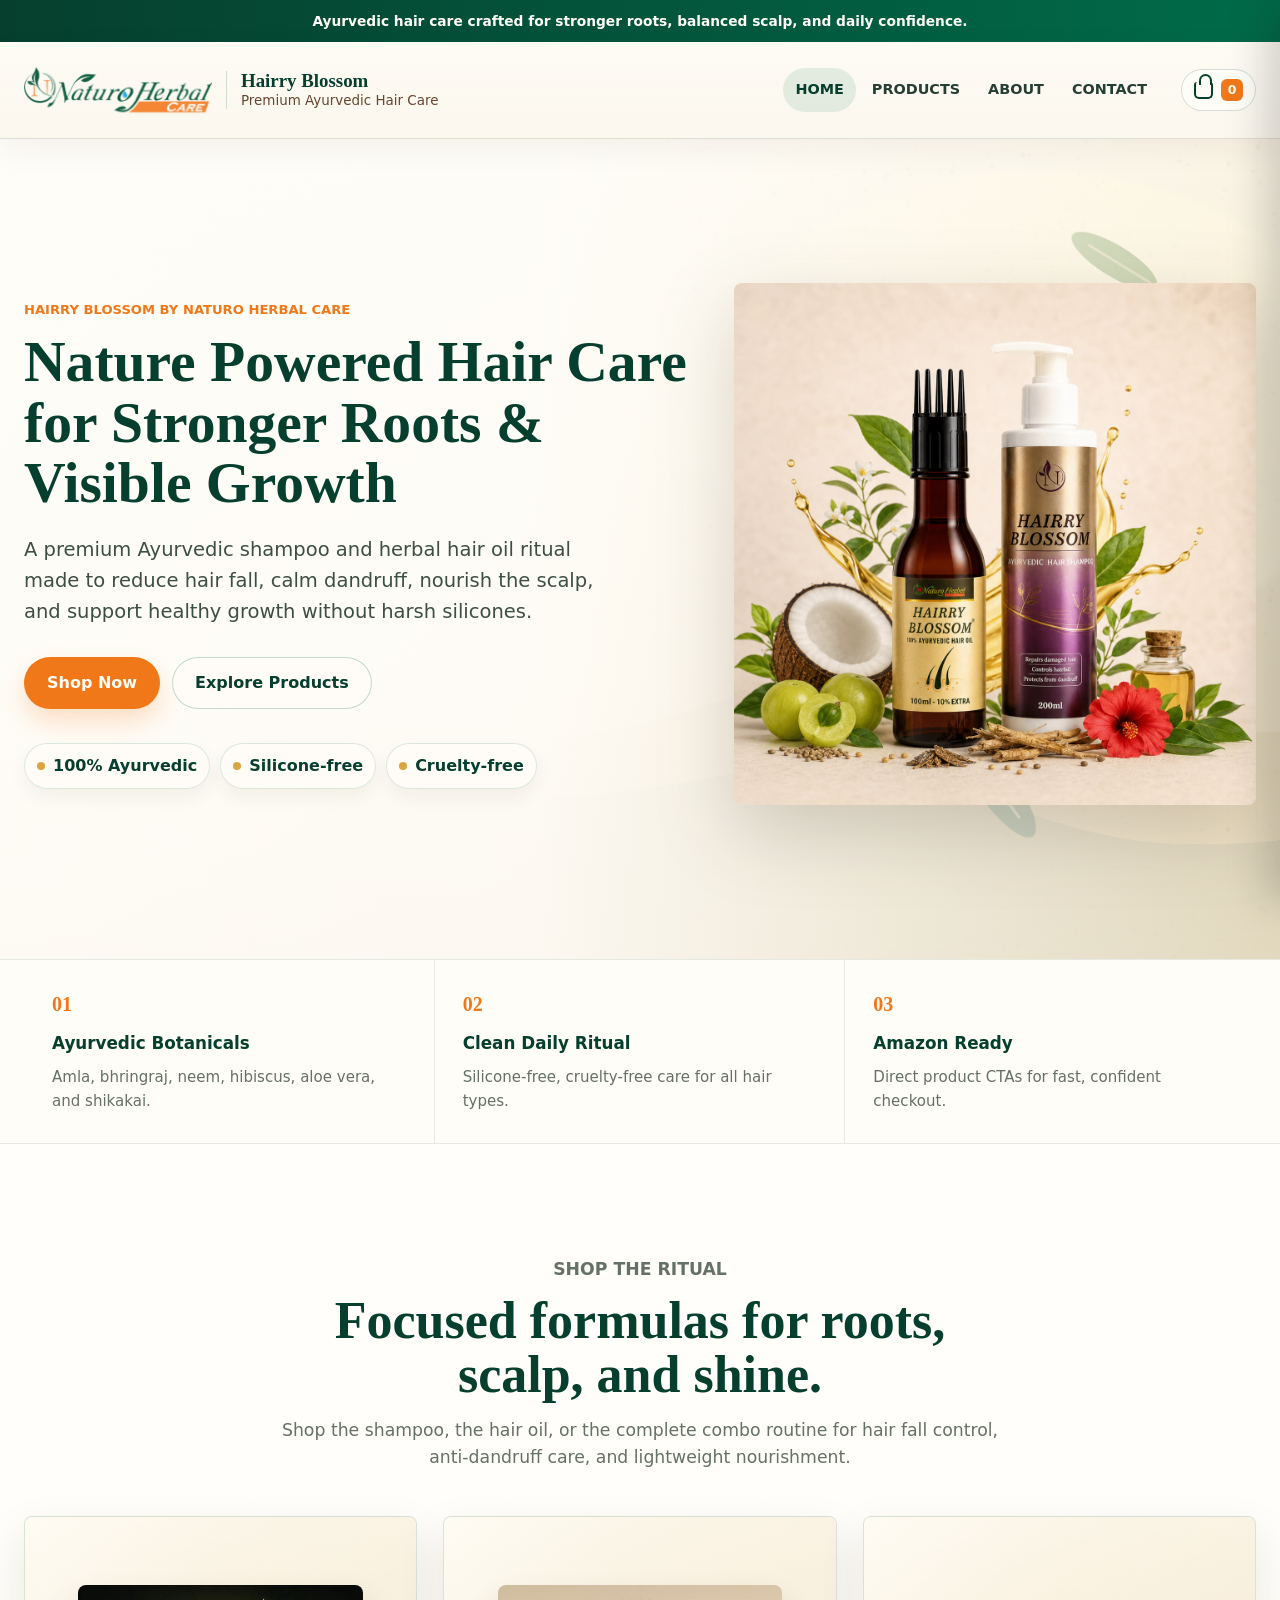
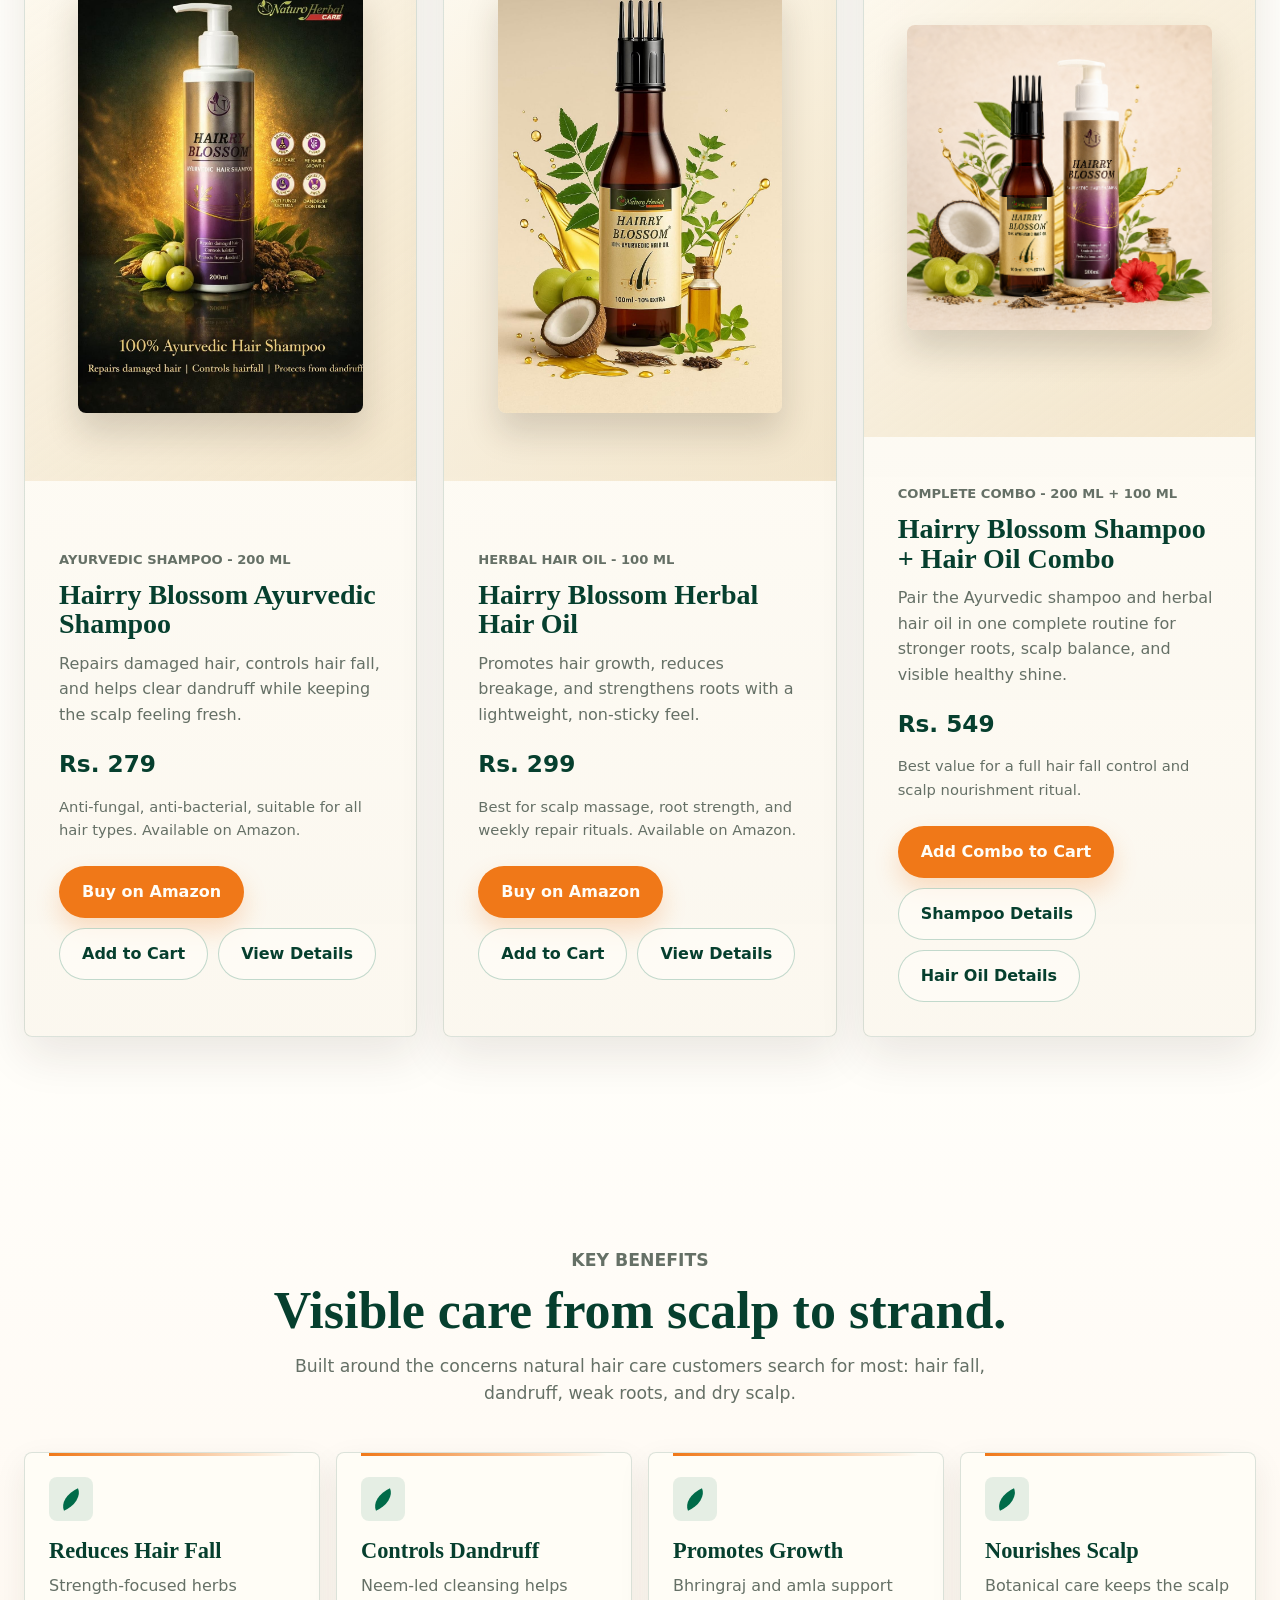
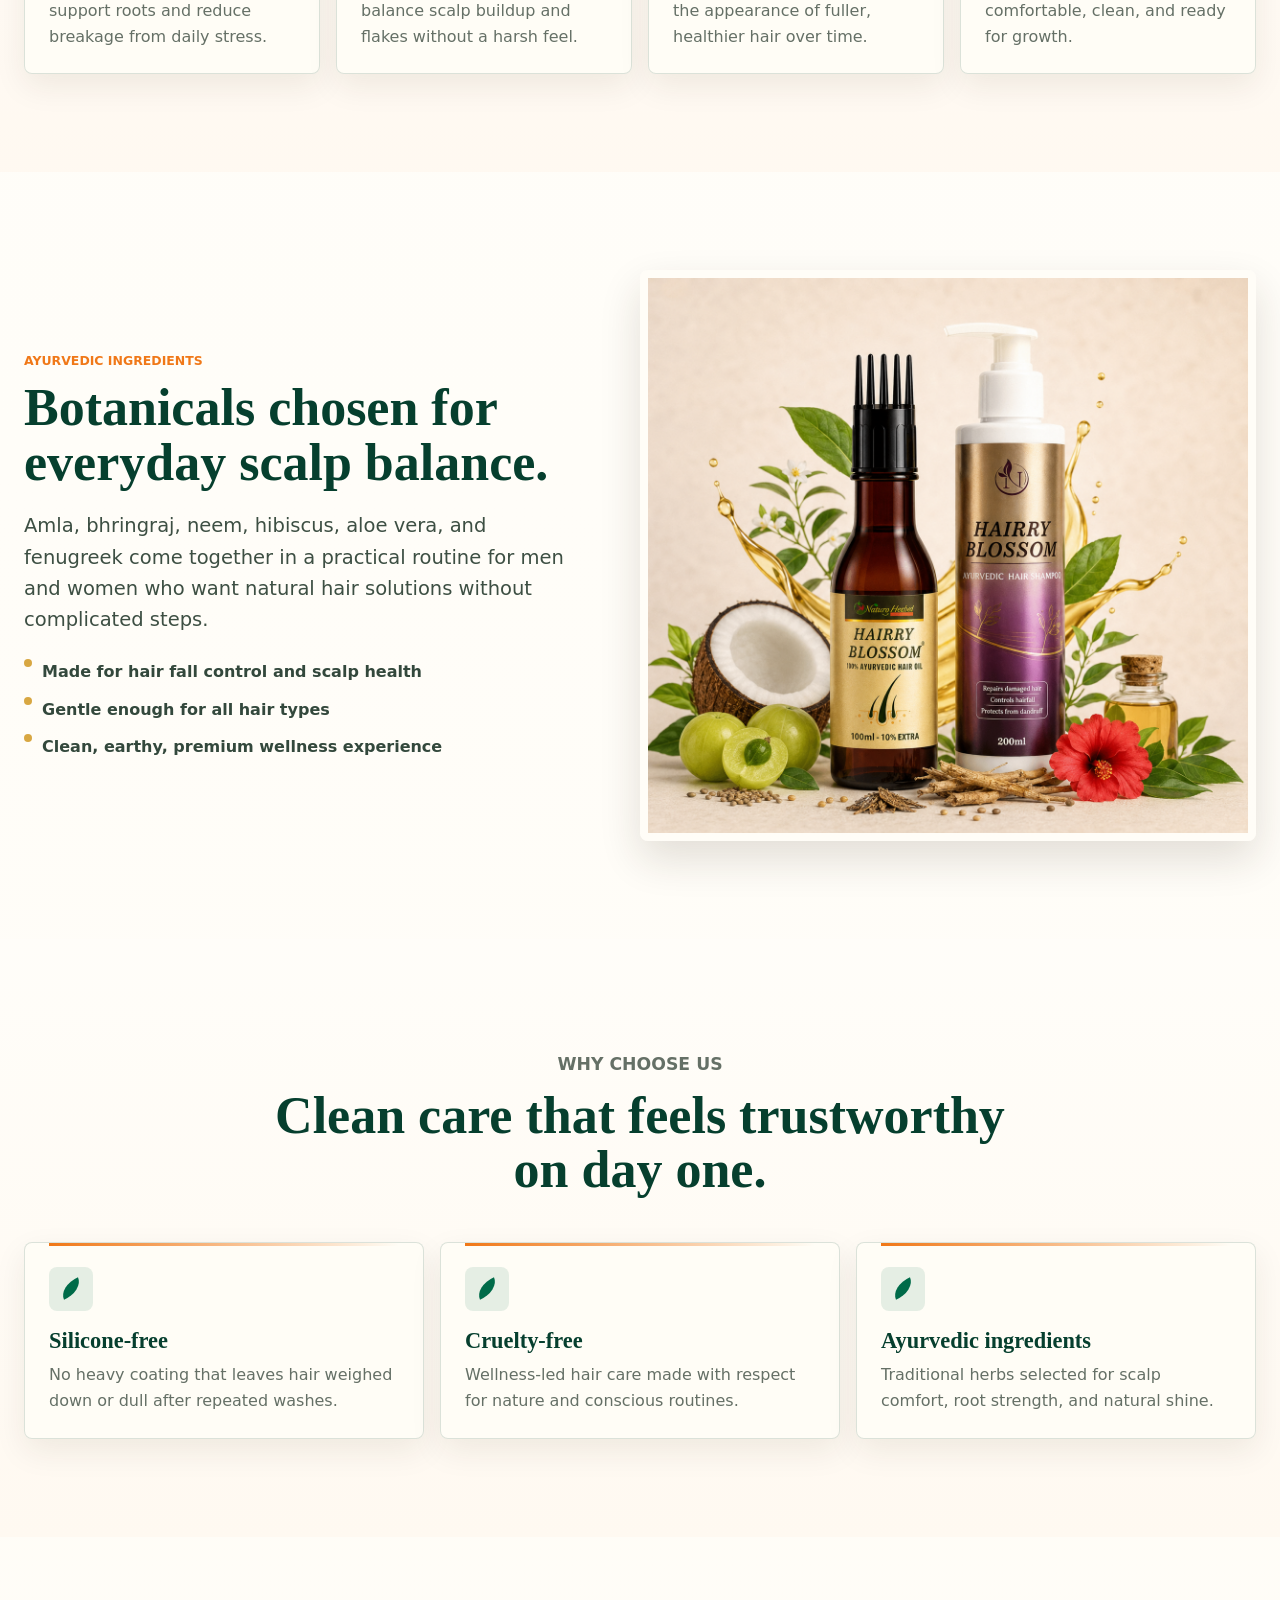
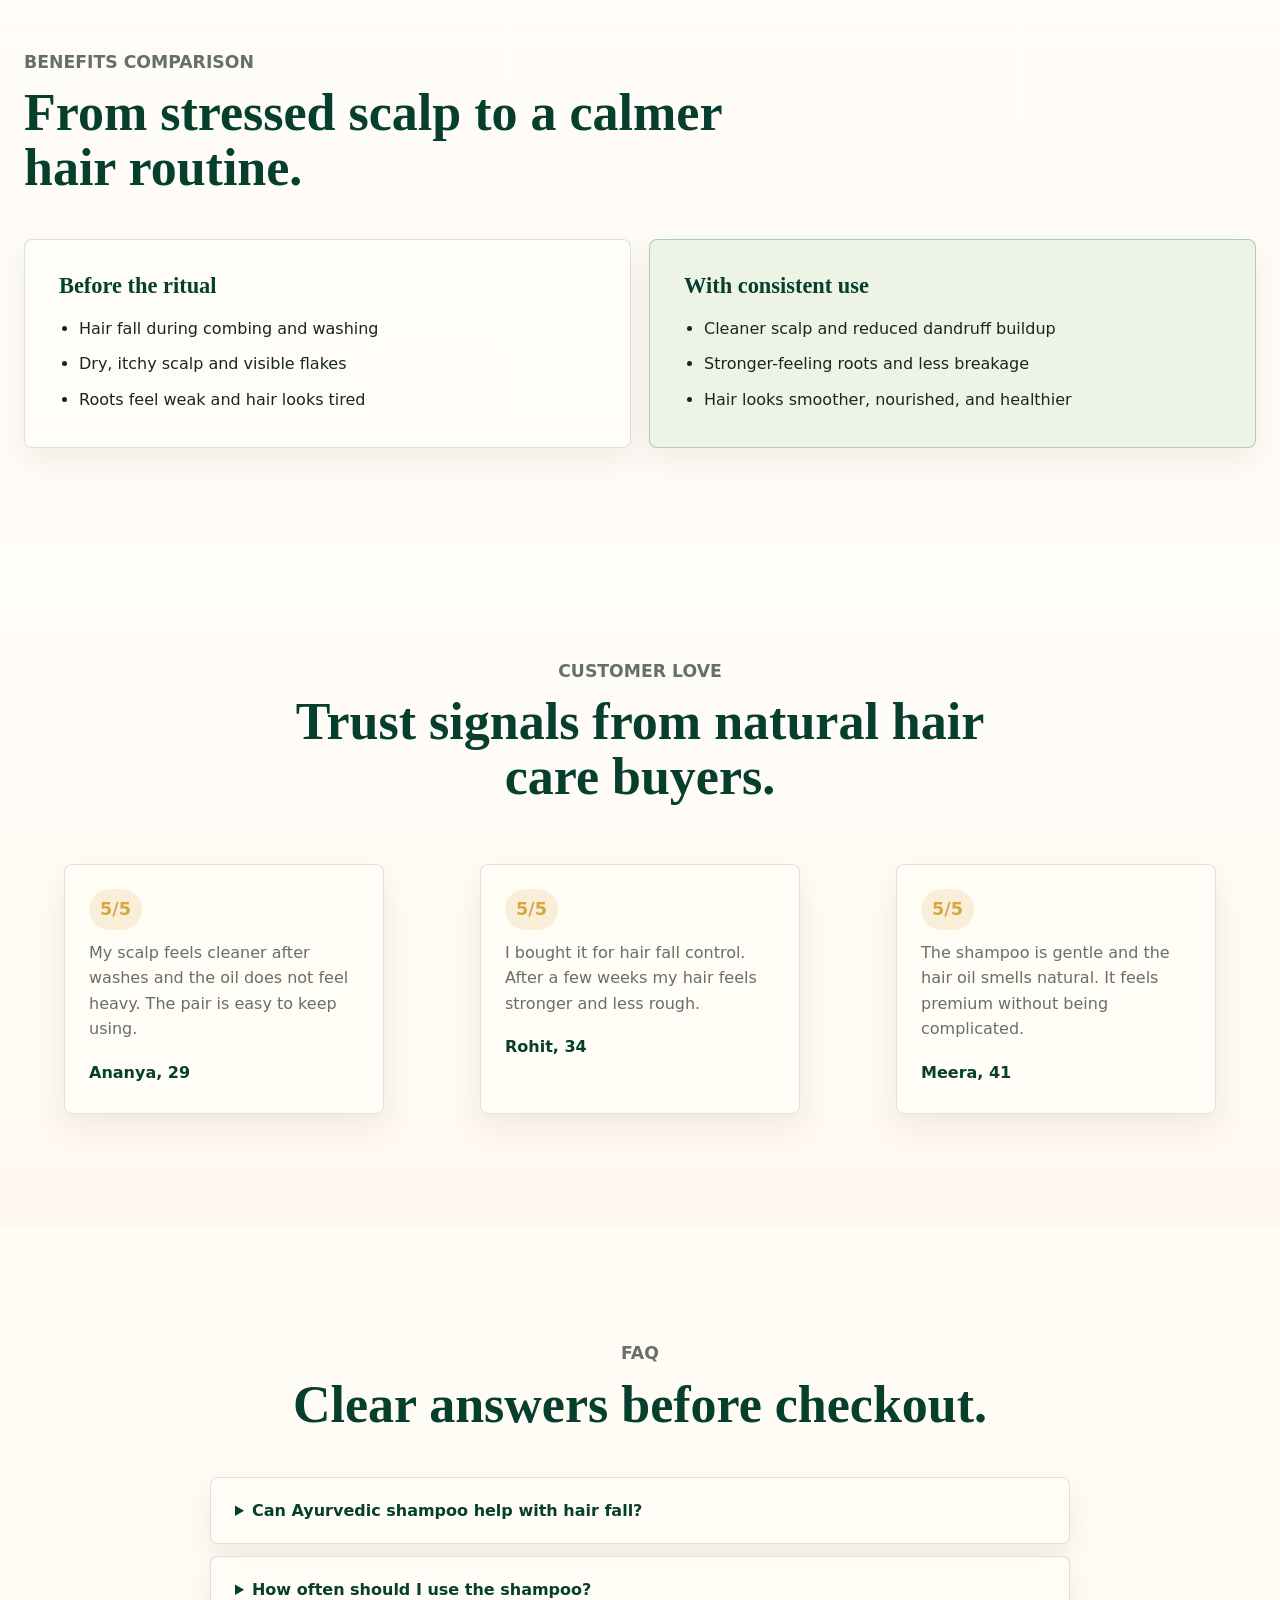
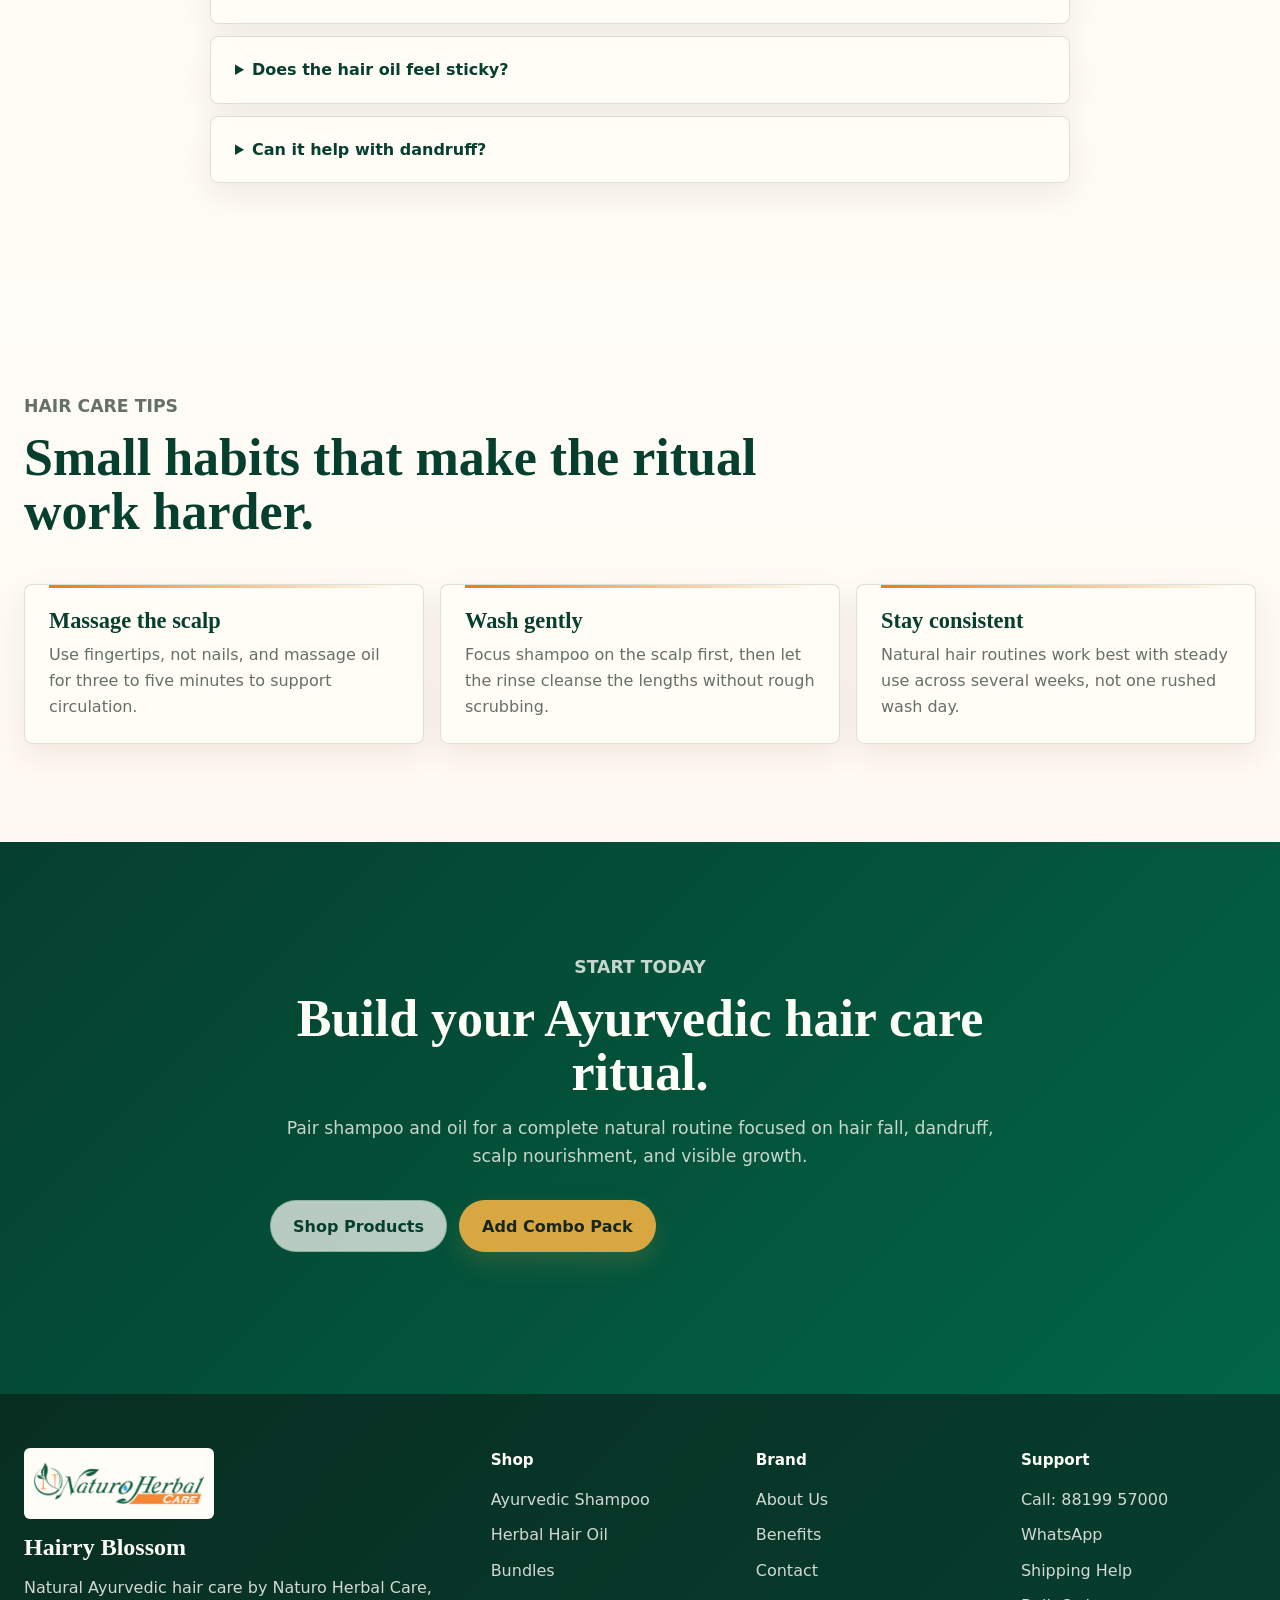
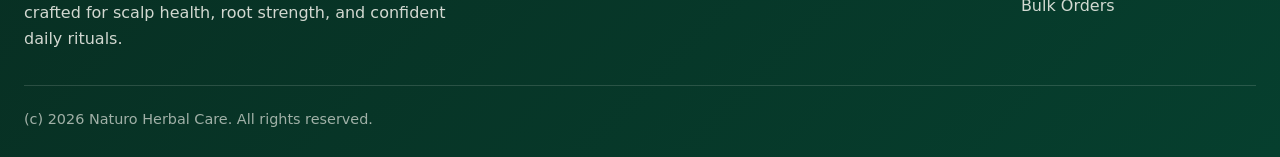
<file: index.html>
<!doctype html>
<html lang="en">
  <head>
    <meta charset="utf-8">
    <meta name="viewport" content="width=device-width, initial-scale=1">
    <title>Hairry Blossom by Naturo Herbal Care | Ayurvedic Hair Care</title>
    <meta name="description" content="Shop Hairry Blossom by Naturo Herbal Care for Ayurvedic shampoo and herbal hair oil made for hair fall control, dandruff care, scalp nourishment, and visible hair growth.">
    <meta name="keywords" content="Ayurvedic shampoo, hair fall control, herbal hair oil, natural hair care, dandruff control, scalp health">
    <meta property="og:title" content="Hairry Blossom by Naturo Herbal Care">
    <meta property="og:description" content="Nature powered Ayurvedic shampoo and herbal hair oil for stronger roots and visible growth.">
    <meta property="og:image" content="assets/img/hero-botanical.png">
    <meta property="og:type" content="website">
    <link rel="icon" href="assets/img/favicon.png" type="image/png">
    <link rel="preload" href="assets/img/hero-botanical.png" as="image">
    <link rel="preload" href="assets/img/product-duo.png" as="image">
    <link rel="stylesheet" href="assets/css/styles.css">
    <script defer src="assets/js/store.js"></script>
    <script type="application/ld+json">
      {
        "@context": "https://schema.org",
        "@type": "Organization",
        "name": "Hairry Blossom by Naturo Herbal Care",
        "description": "Natural Ayurvedic hair care for hair fall control, scalp health, dandruff care, and hair growth.",
        "brand": {
          "@type": "Brand",
          "name": "Hairry Blossom"
        }
      }
    </script>
  </head>
  <body>
    <a class="skip-link" href="#main">Skip to content</a>
    <div class="announcement">Ayurvedic hair care crafted for stronger roots, balanced scalp, and daily confidence.</div>

    <header class="site-header">
      <div class="nav-container">
        <a class="brand" href="index.html" aria-label="Hairry Blossom home">
          <img class="brand-logo" src="assets/img/naturo-logo.png" alt="Naturo Herbal Care logo" width="185" height="61">
          <span class="brand-copy">
            <strong>Hairry Blossom</strong>
            <span>Premium Ayurvedic Hair Care</span>
          </span>
        </a>

        <nav class="site-nav" data-site-nav aria-label="Primary navigation">
          <div class="nav-links">
            <a class="active" href="index.html">Home</a>
            <a href="index.html#products">Products</a>
            <a href="about.html">About</a>
            <a href="contact.html">Contact</a>
          </div>
        </nav>

        <div class="header-actions">
          <button class="cart-button" type="button" data-open-cart aria-label="Open cart">
            <span class="cart-symbol" aria-hidden="true"></span>
            <span class="cart-count" data-cart-count>0</span>
          </button>
          <button class="menu-toggle" type="button" data-menu-toggle aria-expanded="false" aria-label="Open menu">
            <span></span>
            <span></span>
            <span></span>
          </button>
        </div>
      </div>
    </header>

    <main id="main">
      <section class="hero">
        <div class="hero-inner">
          <div class="hero-content">
            <p class="eyebrow">Hairry Blossom by Naturo Herbal Care</p>
            <h1>Nature Powered Hair Care for Stronger Roots &amp; Visible Growth</h1>
            <p class="hero-copy">A premium Ayurvedic shampoo and herbal hair oil ritual made to reduce hair fall, calm dandruff, nourish the scalp, and support healthy growth without harsh silicones.</p>
            <div class="hero-actions">
              <a class="btn btn-primary" href="#products">Shop Now</a>
              <a class="btn btn-secondary" href="#products">Explore Products</a>
            </div>
            <div class="trust-strip" aria-label="Brand highlights">
              <span class="trust-item">100% Ayurvedic</span>
              <span class="trust-item">Silicone-free</span>
              <span class="trust-item">Cruelty-free</span>
            </div>
          </div>
          <div class="hero-showcase" aria-label="Hairry Blossom shampoo and hair oil duo">
            <img class="hero-duo-image" src="assets/img/product-duo.png" alt="Hairry Blossom Ayurvedic Shampoo and Herbal Hair Oil duo surrounded by Ayurvedic herbs and natural ingredients" width="1254" height="1254">
          </div>
        </div>
      </section>

      <section class="boutique-proof" aria-label="Premium brand promises">
        <div class="container boutique-proof-grid">
          <div>
            <span>01</span>
            <strong>Ayurvedic Botanicals</strong>
            <p>Amla, bhringraj, neem, hibiscus, aloe vera, and shikakai.</p>
          </div>
          <div>
            <span>02</span>
            <strong>Clean Daily Ritual</strong>
            <p>Silicone-free, cruelty-free care for all hair types.</p>
          </div>
          <div>
            <span>03</span>
            <strong>Amazon Ready</strong>
            <p>Direct product CTAs for fast, confident checkout.</p>
          </div>
        </div>
      </section>

      <section class="section" id="products">
        <div class="container">
          <div class="section-intro center">
            <p class="section-kicker">Shop the ritual</p>
            <h2>Focused formulas for roots, scalp, and shine.</h2>
            <p>Shop the shampoo, the hair oil, or the complete combo routine for hair fall control, anti-dandruff care, and lightweight nourishment.</p>
          </div>

          <div class="product-grid">
            <article class="product-card">
              <div class="product-card-media">
                <img src="assets/img/amazon-shampoo-detail.jpg" alt="Hairry Blossom Ayurvedic Shampoo bottle" width="1000" height="1500">
              </div>
              <div class="product-card-body">
                <p class="product-meta">Ayurvedic Shampoo - 200 ml</p>
                <h3>Hairry Blossom Ayurvedic Shampoo</h3>
                <p>Repairs damaged hair, controls hair fall, and helps clear dandruff while keeping the scalp feeling fresh.</p>
                <div class="price">Rs. 279</div>
                <p class="mini-note">Anti-fungal, anti-bacterial, suitable for all hair types. Available on Amazon.</p>
                <div class="button-row">
                  <a class="btn btn-primary" href="https://www.amazon.in/dp/B0GWXWK2S8" target="_blank" rel="noopener noreferrer">Buy on Amazon</a>
                  <button class="btn btn-secondary" type="button" data-add-to-cart="shampoo">Add to Cart</button>
                  <a class="btn btn-secondary" href="shampoo.html">View Details</a>
                </div>
              </div>
            </article>

            <article class="product-card">
              <div class="product-card-media">
                <img src="assets/img/amazon-hair-oil.jpg" alt="Hairry Blossom Herbal Hair Oil bottle" width="1000" height="1500">
              </div>
              <div class="product-card-body">
                <p class="product-meta">Herbal Hair Oil - 100 ml</p>
                <h3>Hairry Blossom Herbal Hair Oil</h3>
                <p>Promotes hair growth, reduces breakage, and strengthens roots with a lightweight, non-sticky feel.</p>
                <div class="price">Rs. 299</div>
                <p class="mini-note">Best for scalp massage, root strength, and weekly repair rituals. Available on Amazon.</p>
                <div class="button-row">
                  <a class="btn btn-primary" href="https://www.amazon.in/gp/product/B0FTVB8CVV" target="_blank" rel="noopener noreferrer">Buy on Amazon</a>
                  <button class="btn btn-secondary" type="button" data-add-to-cart="oil">Add to Cart</button>
                  <a class="btn btn-secondary" href="hair-oil.html">View Details</a>
                </div>
              </div>
            </article>

            <article class="product-card combo-card">
              <div class="product-card-media">
                <img src="assets/img/product-duo.png" alt="Hairry Blossom Ayurvedic Shampoo and Herbal Hair Oil combo with herbs" width="1254" height="1254">
              </div>
              <div class="product-card-body">
                <p class="product-meta">Complete Combo - 200 ml + 100 ml</p>
                <h3>Hairry Blossom Shampoo + Hair Oil Combo</h3>
                <p>Pair the Ayurvedic shampoo and herbal hair oil in one complete routine for stronger roots, scalp balance, and visible healthy shine.</p>
                <div class="price">Rs. 549</div>
                <p class="mini-note">Best value for a full hair fall control and scalp nourishment ritual.</p>
                <div class="button-row">
                  <button class="btn btn-primary" type="button" data-add-to-cart="combo">Add Combo to Cart</button>
                  <a class="btn btn-secondary" href="shampoo.html">Shampoo Details</a>
                  <a class="btn btn-secondary" href="hair-oil.html">Hair Oil Details</a>
                </div>
              </div>
            </article>
          </div>
        </div>
      </section>

      <section class="section section-alt" id="benefits">
        <div class="container">
          <div class="section-intro center">
            <p class="section-kicker">Key benefits</p>
            <h2>Visible care from scalp to strand.</h2>
            <p>Built around the concerns natural hair care customers search for most: hair fall, dandruff, weak roots, and dry scalp.</p>
          </div>

          <div class="benefit-grid">
            <article class="benefit-card">
              <span class="benefit-icon" aria-hidden="true"></span>
              <h3>Reduces Hair Fall</h3>
              <p>Strength-focused herbs support roots and reduce breakage from daily stress.</p>
            </article>
            <article class="benefit-card">
              <span class="benefit-icon" aria-hidden="true"></span>
              <h3>Controls Dandruff</h3>
              <p>Neem-led cleansing helps balance scalp buildup and flakes without a harsh feel.</p>
            </article>
            <article class="benefit-card">
              <span class="benefit-icon" aria-hidden="true"></span>
              <h3>Promotes Growth</h3>
              <p>Bhringraj and amla support the appearance of fuller, healthier hair over time.</p>
            </article>
            <article class="benefit-card">
              <span class="benefit-icon" aria-hidden="true"></span>
              <h3>Nourishes Scalp</h3>
              <p>Botanical care keeps the scalp comfortable, clean, and ready for growth.</p>
            </article>
          </div>
        </div>
      </section>

      <section class="section">
        <div class="container visual-band">
          <div>
            <p class="section-kicker">Ayurvedic ingredients</p>
            <h2>Botanicals chosen for everyday scalp balance.</h2>
            <p class="hero-copy">Amla, bhringraj, neem, hibiscus, aloe vera, and fenugreek come together in a practical routine for men and women who want natural hair solutions without complicated steps.</p>
            <ul class="check-list">
              <li>Made for hair fall control and scalp health</li>
              <li>Gentle enough for all hair types</li>
              <li>Clean, earthy, premium wellness experience</li>
            </ul>
          </div>
          <img class="ingredient-showcase-image" src="assets/img/product-duo.png" alt="Hairry Blossom shampoo and hair oil surrounded by Ayurvedic botanicals" width="1254" height="1254" loading="lazy">
        </div>
      </section>

      <section class="section section-alt">
        <div class="container">
          <div class="section-intro center">
            <p class="section-kicker">Why choose us</p>
            <h2>Clean care that feels trustworthy on day one.</h2>
          </div>
          <div class="reason-grid">
            <article class="reason-card">
              <span class="reason-icon" aria-hidden="true"></span>
              <h3>Silicone-free</h3>
              <p>No heavy coating that leaves hair weighed down or dull after repeated washes.</p>
            </article>
            <article class="reason-card">
              <span class="reason-icon" aria-hidden="true"></span>
              <h3>Cruelty-free</h3>
              <p>Wellness-led hair care made with respect for nature and conscious routines.</p>
            </article>
            <article class="reason-card">
              <span class="reason-icon" aria-hidden="true"></span>
              <h3>Ayurvedic ingredients</h3>
              <p>Traditional herbs selected for scalp comfort, root strength, and natural shine.</p>
            </article>
          </div>
        </div>
      </section>

      <section class="section">
        <div class="container">
          <div class="section-intro">
            <p class="section-kicker">Benefits comparison</p>
            <h2>From stressed scalp to a calmer hair routine.</h2>
          </div>
          <div class="comparison">
            <article class="comparison-panel">
              <h3>Before the ritual</h3>
              <ul>
                <li>Hair fall during combing and washing</li>
                <li>Dry, itchy scalp and visible flakes</li>
                <li>Roots feel weak and hair looks tired</li>
              </ul>
            </article>
            <article class="comparison-panel after">
              <h3>With consistent use</h3>
              <ul>
                <li>Cleaner scalp and reduced dandruff buildup</li>
                <li>Stronger-feeling roots and less breakage</li>
                <li>Hair looks smoother, nourished, and healthier</li>
              </ul>
            </article>
          </div>
        </div>
      </section>

      <section class="section section-alt">
        <div class="container">
          <div class="section-intro center">
            <p class="section-kicker">Customer love</p>
            <h2>Trust signals from natural hair care buyers.</h2>
          </div>
          <div class="testimonial-grid">
            <figure class="testimonial">
              <div class="rating" aria-label="5 out of 5 stars">5/5</div>
              <p>My scalp feels cleaner after washes and the oil does not feel heavy. The pair is easy to keep using.</p>
              <figcaption class="customer">Ananya, 29</figcaption>
            </figure>
            <figure class="testimonial">
              <div class="rating" aria-label="5 out of 5 stars">5/5</div>
              <p>I bought it for hair fall control. After a few weeks my hair feels stronger and less rough.</p>
              <figcaption class="customer">Rohit, 34</figcaption>
            </figure>
            <figure class="testimonial">
              <div class="rating" aria-label="5 out of 5 stars">5/5</div>
              <p>The shampoo is gentle and the hair oil smells natural. It feels premium without being complicated.</p>
              <figcaption class="customer">Meera, 41</figcaption>
            </figure>
          </div>
        </div>
      </section>

      <section class="section">
        <div class="container">
          <div class="section-intro center">
            <p class="section-kicker">FAQ</p>
            <h2>Clear answers before checkout.</h2>
          </div>
          <div class="faq-list">
            <details class="faq-card">
              <summary>Can Ayurvedic shampoo help with hair fall?</summary>
              <p>Hair fall can have many causes, but a gentle Ayurvedic shampoo can support the routine by cleansing buildup, calming the scalp, and reducing breakage from harsh washing.</p>
            </details>
            <details class="faq-card">
              <summary>How often should I use the shampoo?</summary>
              <p>Use two to three times a week, or as needed based on scalp oiliness and lifestyle. Follow with the hair oil ritual weekly for nourishment.</p>
            </details>
            <details class="faq-card">
              <summary>Does the hair oil feel sticky?</summary>
              <p>The herbal hair oil is designed to feel lightweight and non-sticky. Massage a small amount into the scalp and leave it for at least one hour before washing.</p>
            </details>
            <details class="faq-card">
              <summary>Can it help with dandruff?</summary>
              <p>The shampoo includes anti-fungal and anti-bacterial care cues with neem and scalp-friendly herbs that help reduce visible flakes and buildup.</p>
            </details>
          </div>
        </div>
      </section>

      <section class="section section-alt">
        <div class="container">
          <div class="section-intro">
            <p class="section-kicker">Hair care tips</p>
            <h2>Small habits that make the ritual work harder.</h2>
          </div>
          <div class="tip-grid">
            <article class="tip-card">
              <h3>Massage the scalp</h3>
              <p>Use fingertips, not nails, and massage oil for three to five minutes to support circulation.</p>
            </article>
            <article class="tip-card">
              <h3>Wash gently</h3>
              <p>Focus shampoo on the scalp first, then let the rinse cleanse the lengths without rough scrubbing.</p>
            </article>
            <article class="tip-card">
              <h3>Stay consistent</h3>
              <p>Natural hair routines work best with steady use across several weeks, not one rushed wash day.</p>
            </article>
          </div>
        </div>
      </section>

      <section class="section section-deep">
        <div class="container">
          <div class="section-intro center">
            <p class="section-kicker">Start today</p>
            <h2>Build your Ayurvedic hair care ritual.</h2>
            <p>Pair shampoo and oil for a complete natural routine focused on hair fall, dandruff, scalp nourishment, and visible growth.</p>
            <div class="hero-actions">
              <a class="btn btn-secondary" href="#products">Shop Products</a>
              <button class="btn btn-primary" type="button" data-add-to-cart="combo">Add Combo Pack</button>
            </div>
          </div>
        </div>
      </section>
    </main>

    <footer class="site-footer">
      <div class="container">
        <div class="footer-grid">
          <div>
            <img class="footer-logo" src="assets/img/naturo-logo.png" alt="Naturo Herbal Care logo" width="185" height="61">
            <h3>Hairry Blossom</h3>
            <p>Natural Ayurvedic hair care by Naturo Herbal Care, crafted for scalp health, root strength, and confident daily rituals.</p>
          </div>
          <div>
            <h4>Shop</h4>
            <ul>
              <li><a href="shampoo.html">Ayurvedic Shampoo</a></li>
              <li><a href="hair-oil.html">Herbal Hair Oil</a></li>
              <li><a href="index.html#products">Bundles</a></li>
            </ul>
          </div>
          <div>
            <h4>Brand</h4>
            <ul>
              <li><a href="about.html">About Us</a></li>
              <li><a href="index.html#benefits">Benefits</a></li>
              <li><a href="contact.html">Contact</a></li>
            </ul>
          </div>
          <div>
            <h4>Support</h4>
            <ul>
              <li><a href="tel:+918819957000">Call: 88199 57000</a></li>
              <li><a href="https://wa.me/918819957000?text=Hello%20Hairry%20Blossom%2C%20I%20want%20to%20know%20more%20about%20your%20Ayurvedic%20hair%20care%20products.">WhatsApp</a></li>
              <li><a href="contact.html">Shipping Help</a></li>
              <li><a href="contact.html">Bulk Orders</a></li>
            </ul>
          </div>
        </div>
        <div class="footer-bottom">(c) 2026 Naturo Herbal Care. All rights reserved.</div>
      </div>
    </footer>

    <div id="cart-root"></div>
  </body>
</html>
</file>
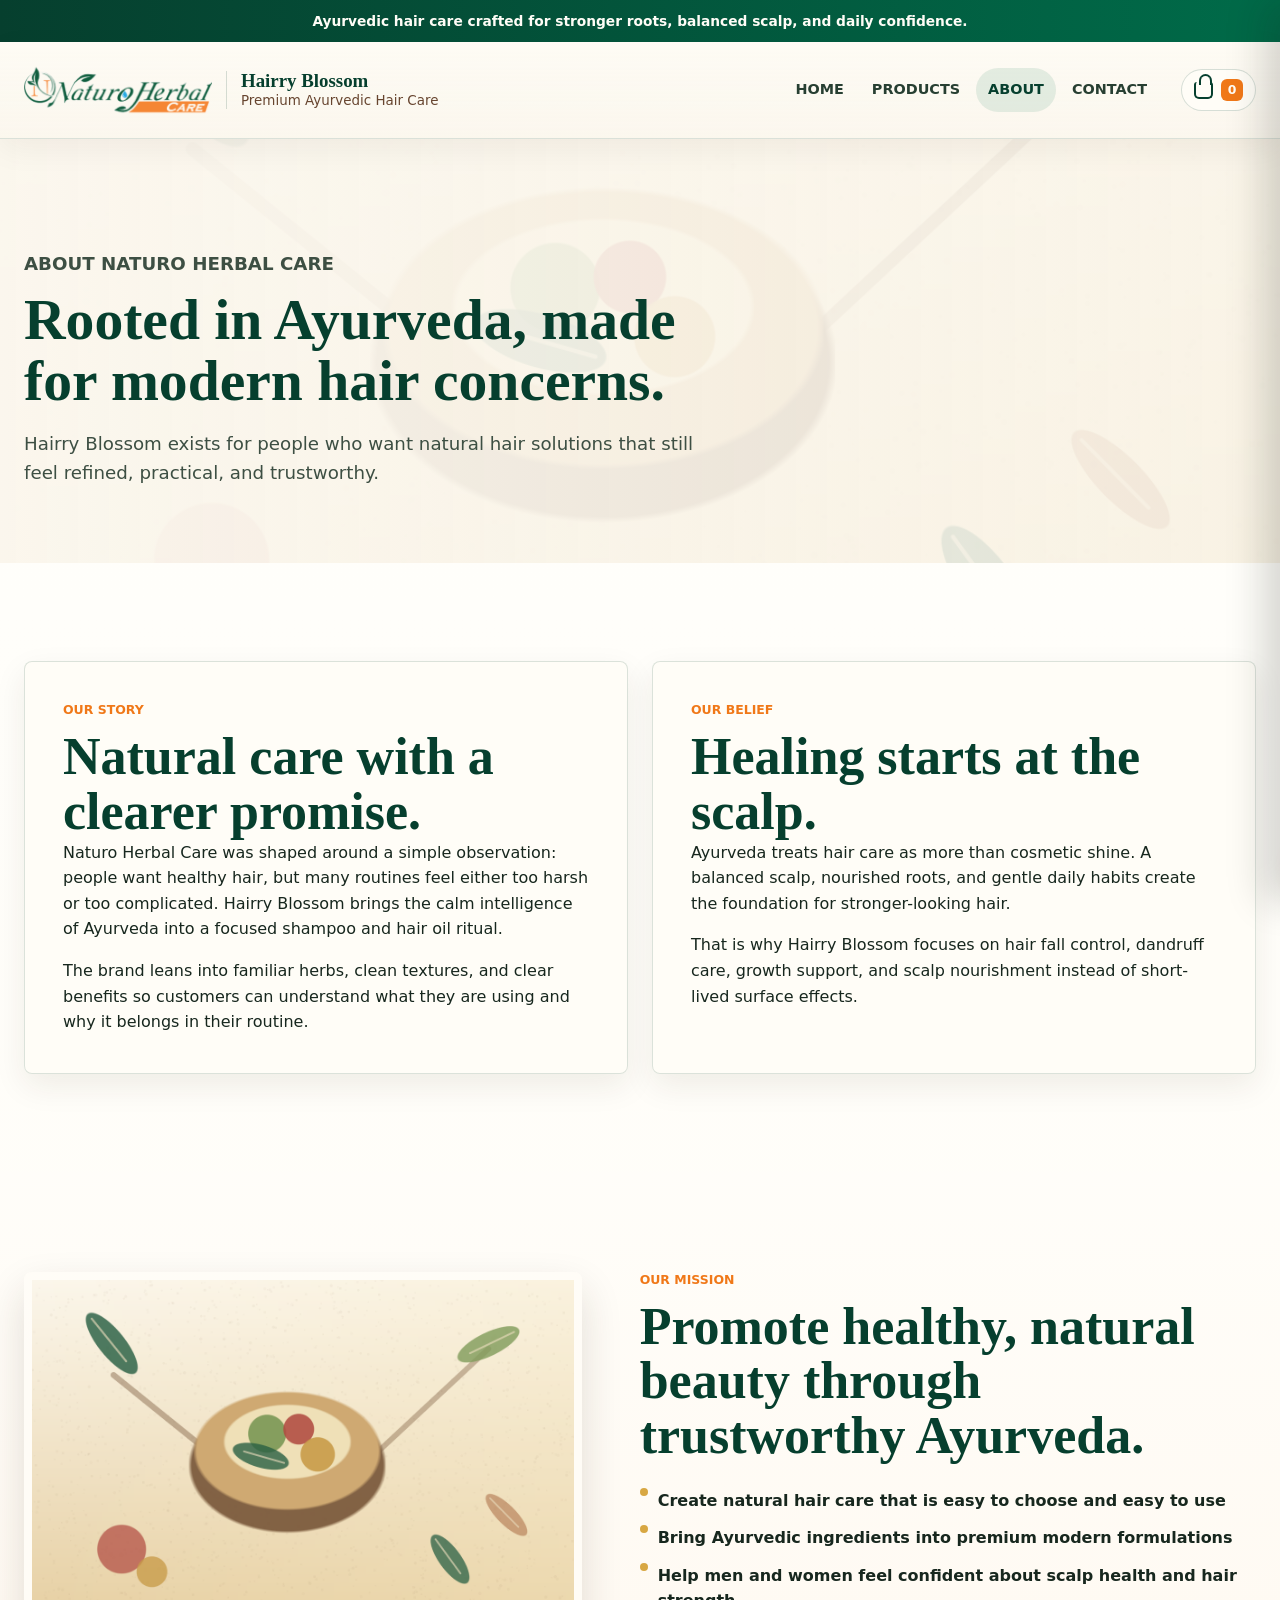
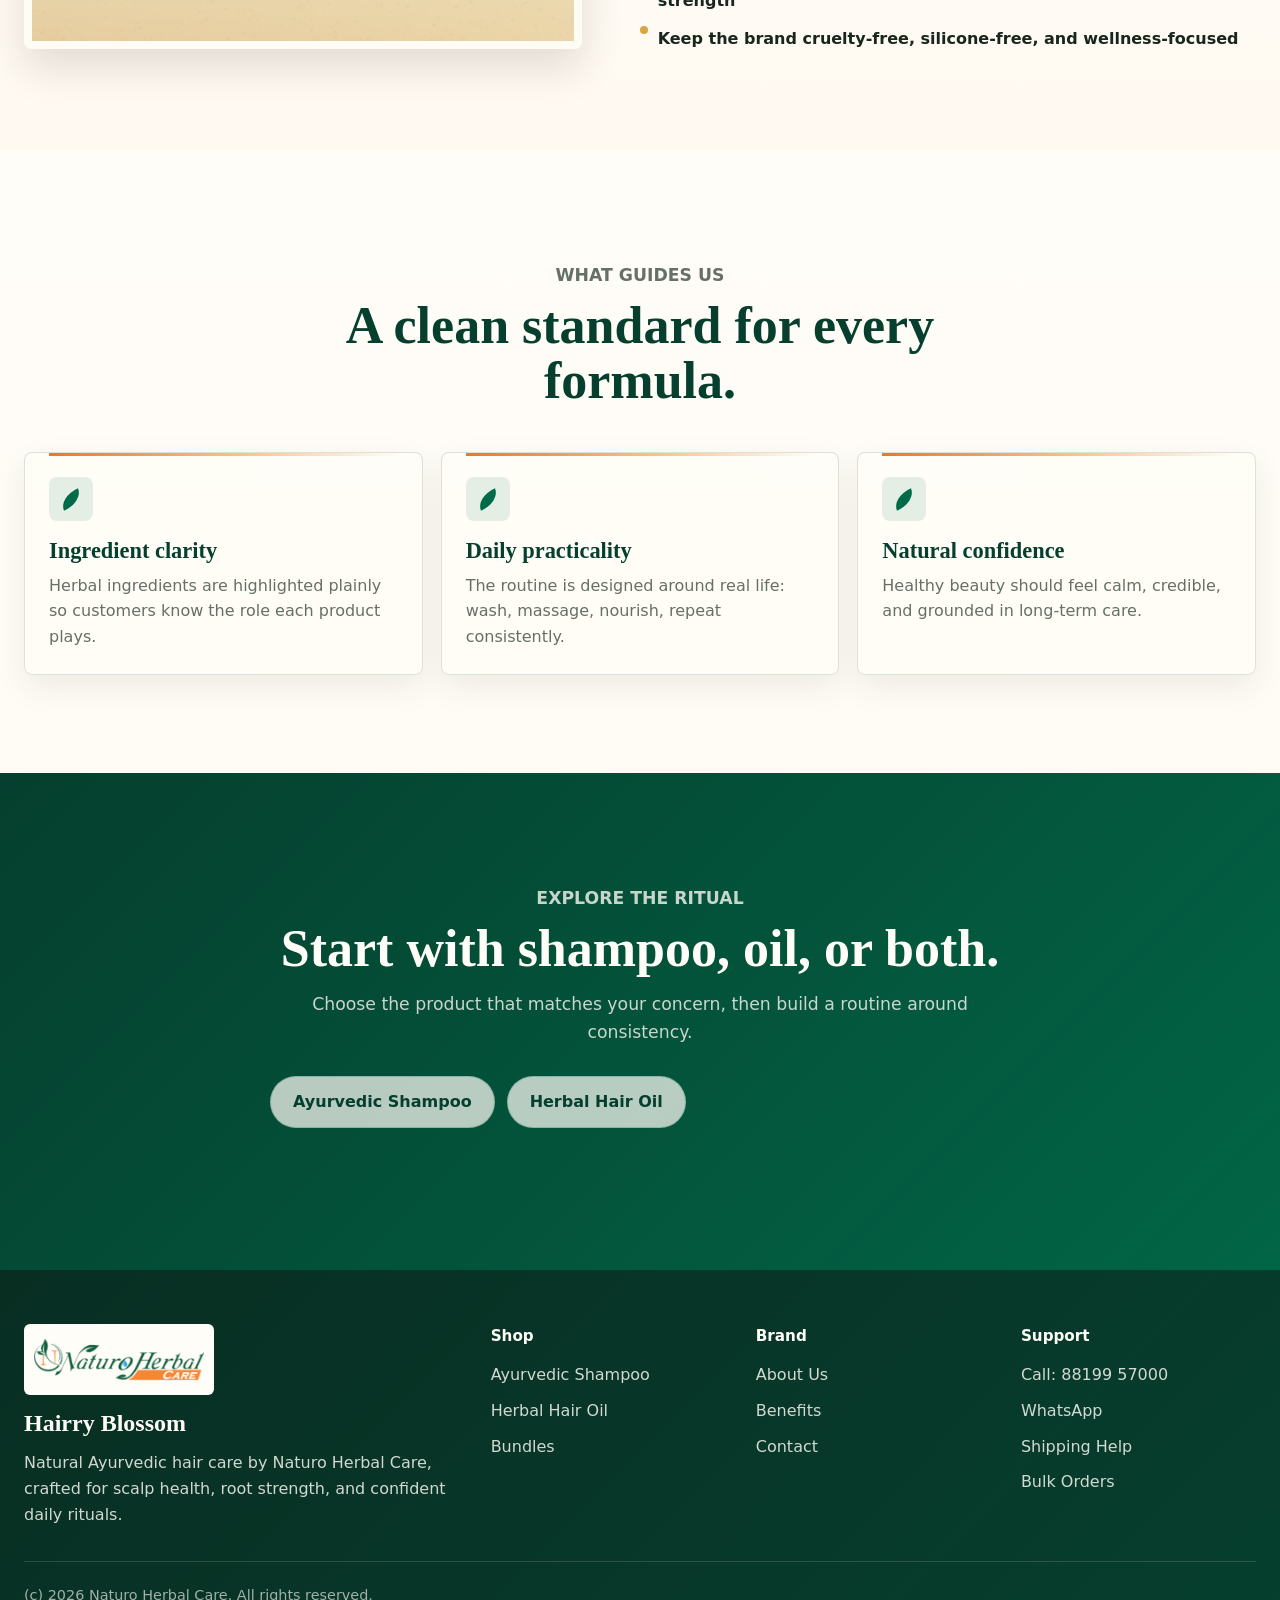
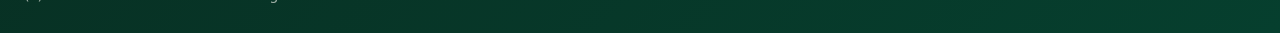
<file: about.html>
<!doctype html>
<html lang="en">
  <head>
    <meta charset="utf-8">
    <meta name="viewport" content="width=device-width, initial-scale=1">
    <title>About Naturo Herbal Care | Hairry Blossom Ayurveda Story</title>
    <meta name="description" content="Learn the story of Naturo Herbal Care and Hairry Blossom, a natural Ayurvedic hair care brand focused on healthy roots, scalp balance, and natural beauty.">
    <meta name="keywords" content="Naturo Herbal Care, Hairry Blossom, Ayurvedic hair care, natural hair care brand">
    <meta property="og:title" content="About Hairry Blossom by Naturo Herbal Care">
    <meta property="og:description" content="A premium natural hair care story rooted in Ayurveda, scalp health, and healthy beauty rituals.">
    <meta property="og:image" content="assets/img/ingredients-flatlay.png">
    <meta property="og:type" content="website">
    <link rel="icon" href="assets/img/favicon.png" type="image/png">
    <link rel="stylesheet" href="assets/css/styles.css">
    <script defer src="assets/js/store.js"></script>
  </head>
  <body>
    <a class="skip-link" href="#main">Skip to content</a>
    <div class="announcement">Ayurvedic hair care crafted for stronger roots, balanced scalp, and daily confidence.</div>

    <header class="site-header">
      <div class="nav-container">
        <a class="brand" href="index.html" aria-label="Hairry Blossom home">
          <img class="brand-logo" src="assets/img/naturo-logo.png" alt="Naturo Herbal Care logo" width="185" height="61">
          <span class="brand-copy">
            <strong>Hairry Blossom</strong>
            <span>Premium Ayurvedic Hair Care</span>
          </span>
        </a>
        <nav class="site-nav" data-site-nav aria-label="Primary navigation">
          <div class="nav-links">
            <a href="index.html">Home</a>
            <a href="index.html#products">Products</a>
            <a class="active" href="about.html">About</a>
            <a href="contact.html">Contact</a>
          </div>
        </nav>
        <div class="header-actions">
          <button class="cart-button" type="button" data-open-cart aria-label="Open cart">
            <span class="cart-symbol" aria-hidden="true"></span>
            <span class="cart-count" data-cart-count>0</span>
          </button>
          <button class="menu-toggle" type="button" data-menu-toggle aria-expanded="false" aria-label="Open menu">
            <span></span>
            <span></span>
            <span></span>
          </button>
        </div>
      </div>
    </header>

    <main id="main">
      <section class="subpage-hero">
        <div class="container">
          <p class="eyebrow">About Naturo Herbal Care</p>
          <h1>Rooted in Ayurveda, made for modern hair concerns.</h1>
          <p>Hairry Blossom exists for people who want natural hair solutions that still feel refined, practical, and trustworthy.</p>
        </div>
      </section>

      <section class="section">
        <div class="container story-grid">
          <article class="story-panel">
            <p class="section-kicker">Our story</p>
            <h2>Natural care with a clearer promise.</h2>
            <p>Naturo Herbal Care was shaped around a simple observation: people want healthy hair, but many routines feel either too harsh or too complicated. Hairry Blossom brings the calm intelligence of Ayurveda into a focused shampoo and hair oil ritual.</p>
            <p>The brand leans into familiar herbs, clean textures, and clear benefits so customers can understand what they are using and why it belongs in their routine.</p>
          </article>
          <article class="story-panel">
            <p class="section-kicker">Our belief</p>
            <h2>Healing starts at the scalp.</h2>
            <p>Ayurveda treats hair care as more than cosmetic shine. A balanced scalp, nourished roots, and gentle daily habits create the foundation for stronger-looking hair.</p>
            <p>That is why Hairry Blossom focuses on hair fall control, dandruff care, growth support, and scalp nourishment instead of short-lived surface effects.</p>
          </article>
        </div>
      </section>

      <section class="section section-alt">
        <div class="container visual-band">
          <img src="assets/img/ingredients-flatlay.png" alt="Herbal ingredients selected for Naturo Herbal Care products" width="1200" height="800" loading="lazy">
          <div>
            <p class="section-kicker">Our mission</p>
            <h2>Promote healthy, natural beauty through trustworthy Ayurveda.</h2>
            <ul class="feature-list">
              <li>Create natural hair care that is easy to choose and easy to use</li>
              <li>Bring Ayurvedic ingredients into premium modern formulations</li>
              <li>Help men and women feel confident about scalp health and hair strength</li>
              <li>Keep the brand cruelty-free, silicone-free, and wellness-focused</li>
            </ul>
          </div>
        </div>
      </section>

      <section class="section">
        <div class="container">
          <div class="section-intro center">
            <p class="section-kicker">What guides us</p>
            <h2>A clean standard for every formula.</h2>
          </div>
          <div class="mission-band">
            <article class="reason-card">
              <span class="reason-icon" aria-hidden="true"></span>
              <h3>Ingredient clarity</h3>
              <p>Herbal ingredients are highlighted plainly so customers know the role each product plays.</p>
            </article>
            <article class="reason-card">
              <span class="reason-icon" aria-hidden="true"></span>
              <h3>Daily practicality</h3>
              <p>The routine is designed around real life: wash, massage, nourish, repeat consistently.</p>
            </article>
            <article class="reason-card">
              <span class="reason-icon" aria-hidden="true"></span>
              <h3>Natural confidence</h3>
              <p>Healthy beauty should feel calm, credible, and grounded in long-term care.</p>
            </article>
          </div>
        </div>
      </section>

      <section class="section section-deep">
        <div class="container">
          <div class="section-intro center">
            <p class="section-kicker">Explore the ritual</p>
            <h2>Start with shampoo, oil, or both.</h2>
            <p>Choose the product that matches your concern, then build a routine around consistency.</p>
            <div class="hero-actions">
              <a class="btn btn-secondary" href="shampoo.html">Ayurvedic Shampoo</a>
              <a class="btn btn-secondary" href="hair-oil.html">Herbal Hair Oil</a>
            </div>
          </div>
        </div>
      </section>
    </main>

    <footer class="site-footer">
      <div class="container">
        <div class="footer-grid">
          <div>
            <img class="footer-logo" src="assets/img/naturo-logo.png" alt="Naturo Herbal Care logo" width="185" height="61">
            <h3>Hairry Blossom</h3>
            <p>Natural Ayurvedic hair care by Naturo Herbal Care, crafted for scalp health, root strength, and confident daily rituals.</p>
          </div>
          <div>
            <h4>Shop</h4>
            <ul>
              <li><a href="shampoo.html">Ayurvedic Shampoo</a></li>
              <li><a href="hair-oil.html">Herbal Hair Oil</a></li>
              <li><a href="index.html#products">Bundles</a></li>
            </ul>
          </div>
          <div>
            <h4>Brand</h4>
            <ul>
              <li><a href="about.html">About Us</a></li>
              <li><a href="index.html#benefits">Benefits</a></li>
              <li><a href="contact.html">Contact</a></li>
            </ul>
          </div>
          <div>
            <h4>Support</h4>
            <ul>
              <li><a href="tel:+918819957000">Call: 88199 57000</a></li>
              <li><a href="https://wa.me/918819957000?text=Hello%20Hairry%20Blossom%2C%20I%20want%20to%20know%20more%20about%20your%20Ayurvedic%20hair%20care%20products.">WhatsApp</a></li>
              <li><a href="contact.html">Shipping Help</a></li>
              <li><a href="contact.html">Bulk Orders</a></li>
            </ul>
          </div>
        </div>
        <div class="footer-bottom">(c) 2026 Naturo Herbal Care. All rights reserved.</div>
      </div>
    </footer>

    <div id="cart-root"></div>
  </body>
</html>
</file>
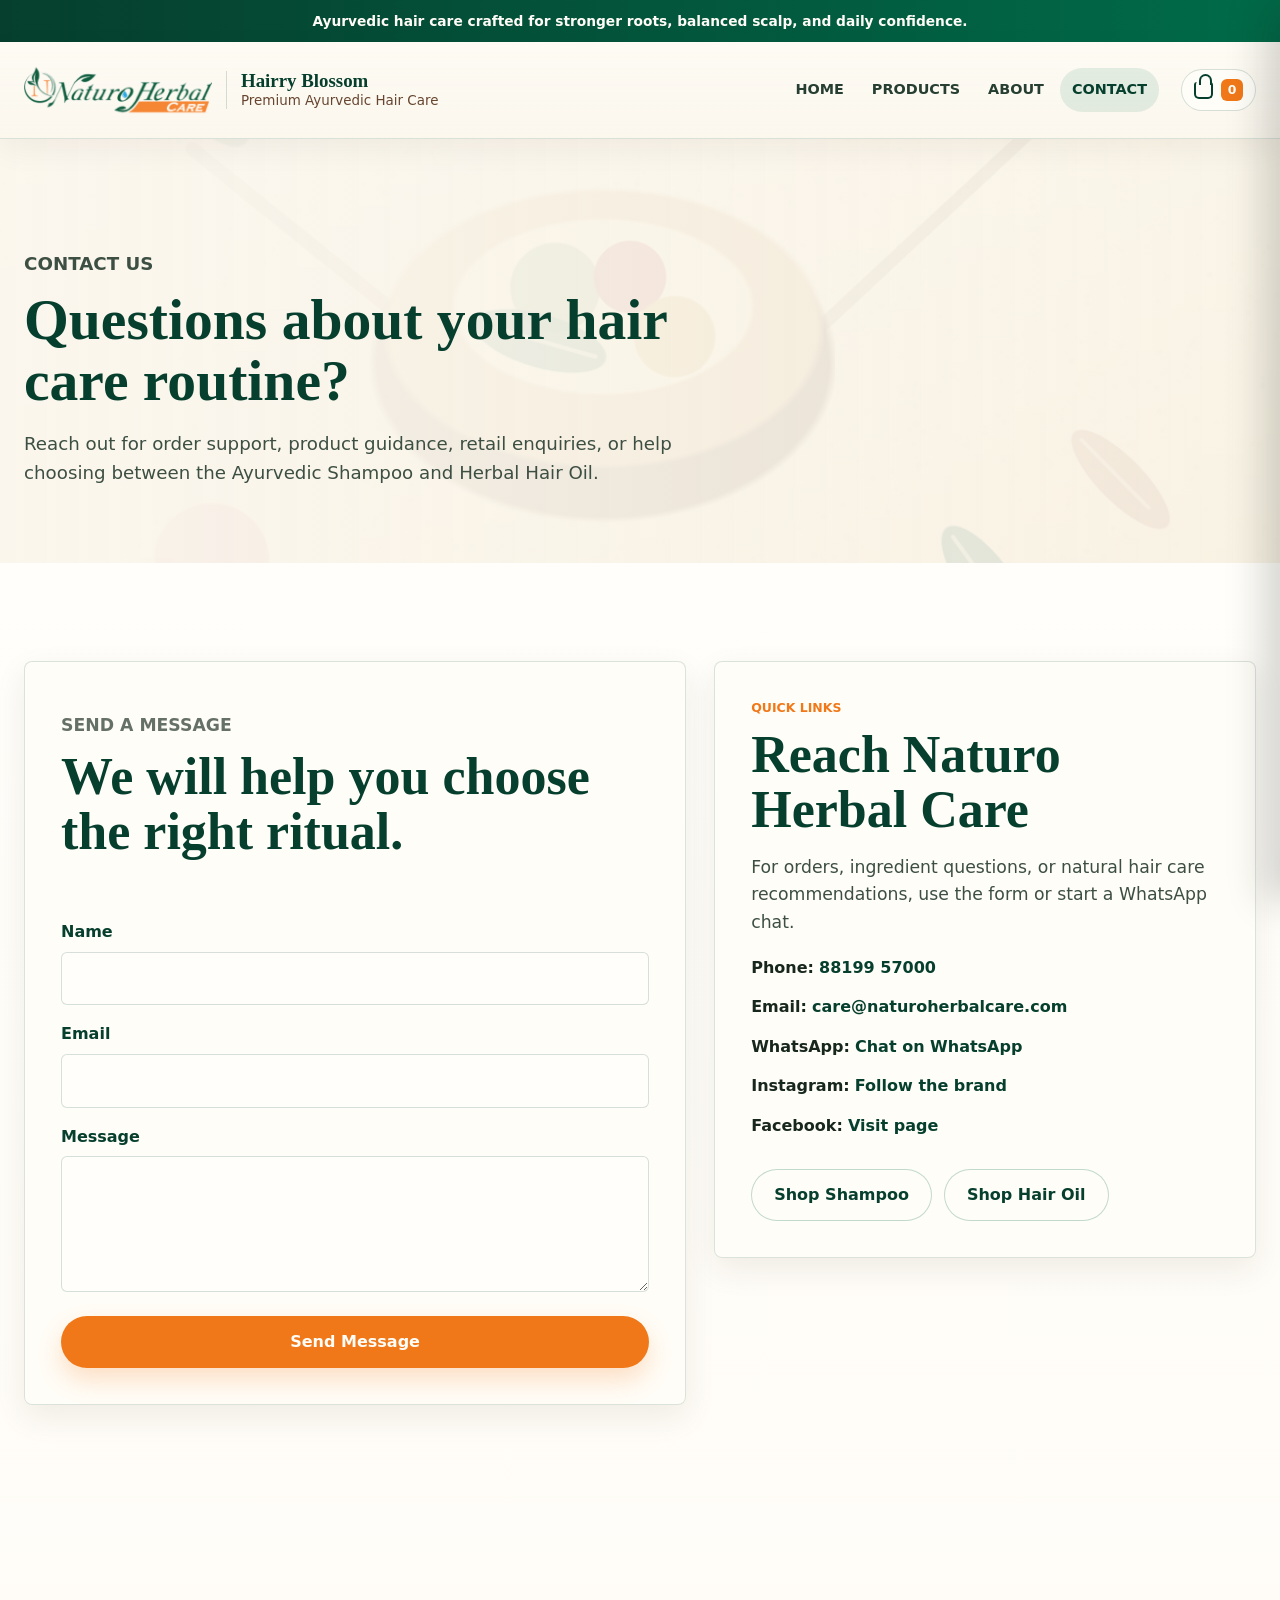
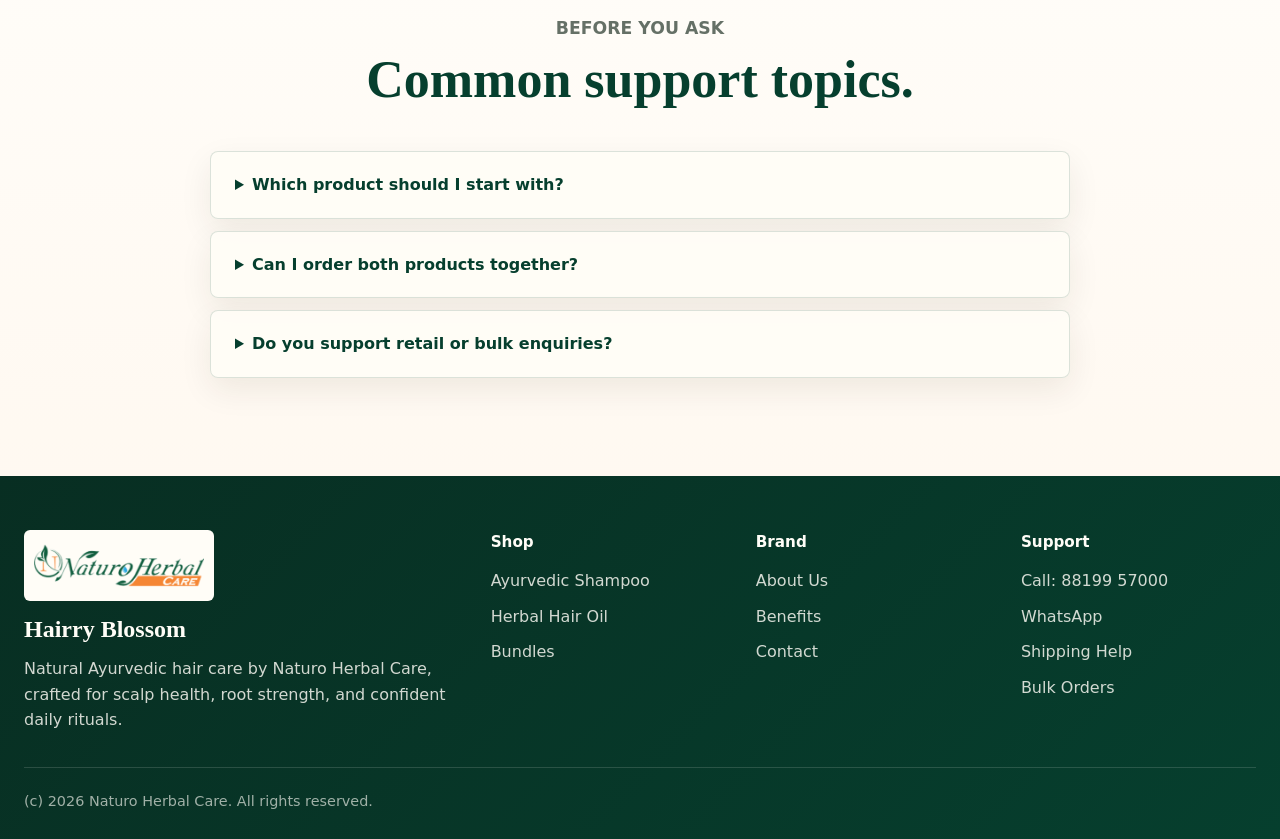
<file: contact.html>
<!doctype html>
<html lang="en">
  <head>
    <meta charset="utf-8">
    <meta name="viewport" content="width=device-width, initial-scale=1">
    <title>Contact Hairry Blossom | Naturo Herbal Care</title>
    <meta name="description" content="Contact Hairry Blossom by Naturo Herbal Care for Ayurvedic shampoo, herbal hair oil, orders, support, and natural hair care questions.">
    <meta name="keywords" content="contact Naturo Herbal Care, Hairry Blossom support, Ayurvedic shampoo order, herbal hair oil order">
    <meta property="og:title" content="Contact Hairry Blossom by Naturo Herbal Care">
    <meta property="og:description" content="Get support for orders, hair care questions, and Ayurvedic product guidance.">
    <meta property="og:image" content="assets/img/ingredients-flatlay.png">
    <meta property="og:type" content="website">
    <link rel="icon" href="assets/img/favicon.png" type="image/png">
    <link rel="stylesheet" href="assets/css/styles.css">
    <script defer src="assets/js/store.js"></script>
  </head>
  <body>
    <a class="skip-link" href="#main">Skip to content</a>
    <div class="announcement">Ayurvedic hair care crafted for stronger roots, balanced scalp, and daily confidence.</div>

    <header class="site-header">
      <div class="nav-container">
        <a class="brand" href="index.html" aria-label="Hairry Blossom home">
          <img class="brand-logo" src="assets/img/naturo-logo.png" alt="Naturo Herbal Care logo" width="185" height="61">
          <span class="brand-copy">
            <strong>Hairry Blossom</strong>
            <span>Premium Ayurvedic Hair Care</span>
          </span>
        </a>
        <nav class="site-nav" data-site-nav aria-label="Primary navigation">
          <div class="nav-links">
            <a href="index.html">Home</a>
            <a href="index.html#products">Products</a>
            <a href="about.html">About</a>
            <a class="active" href="contact.html">Contact</a>
          </div>
        </nav>
        <div class="header-actions">
          <button class="cart-button" type="button" data-open-cart aria-label="Open cart">
            <span class="cart-symbol" aria-hidden="true"></span>
            <span class="cart-count" data-cart-count>0</span>
          </button>
          <button class="menu-toggle" type="button" data-menu-toggle aria-expanded="false" aria-label="Open menu">
            <span></span>
            <span></span>
            <span></span>
          </button>
        </div>
      </div>
    </header>

    <main id="main">
      <section class="subpage-hero">
        <div class="container">
          <p class="eyebrow">Contact us</p>
          <h1>Questions about your hair care routine?</h1>
          <p>Reach out for order support, product guidance, retail enquiries, or help choosing between the Ayurvedic Shampoo and Herbal Hair Oil.</p>
        </div>
      </section>

      <section class="section">
        <div class="container contact-grid">
          <form class="contact-panel form-grid" data-contact-form>
            <div class="section-intro">
              <p class="section-kicker">Send a message</p>
              <h2>We will help you choose the right ritual.</h2>
            </div>
            <div class="form-field">
              <label for="contact-name">Name</label>
              <input id="contact-name" name="name" autocomplete="name" required>
            </div>
            <div class="form-field">
              <label for="contact-email">Email</label>
              <input id="contact-email" name="email" type="email" autocomplete="email" required>
            </div>
            <div class="form-field">
              <label for="contact-message">Message</label>
              <textarea id="contact-message" name="message" required></textarea>
            </div>
            <button class="btn btn-primary" type="submit">Send Message</button>
          </form>

          <aside class="contact-panel">
            <p class="section-kicker">Quick links</p>
            <h2>Reach Naturo Herbal Care</h2>
            <p class="product-summary">For orders, ingredient questions, or natural hair care recommendations, use the form or start a WhatsApp chat.</p>
            <ul class="contact-list">
              <li><strong>Phone:</strong> <a href="tel:+918819957000">88199 57000</a></li>
              <li><strong>Email:</strong> <a href="mailto:care@naturoherbalcare.com">care@naturoherbalcare.com</a></li>
              <li><strong>WhatsApp:</strong> <a href="https://wa.me/918819957000?text=Hello%20Hairry%20Blossom%2C%20I%20want%20to%20know%20more%20about%20your%20Ayurvedic%20hair%20care%20products.">Chat on WhatsApp</a></li>
              <li><strong>Instagram:</strong> <a href="https://www.instagram.com/">Follow the brand</a></li>
              <li><strong>Facebook:</strong> <a href="https://www.facebook.com/">Visit page</a></li>
            </ul>
            <div class="button-row">
              <a class="btn btn-secondary" href="shampoo.html">Shop Shampoo</a>
              <a class="btn btn-secondary" href="hair-oil.html">Shop Hair Oil</a>
            </div>
          </aside>
        </div>
      </section>

      <section class="section section-alt">
        <div class="container">
          <div class="section-intro center">
            <p class="section-kicker">Before you ask</p>
            <h2>Common support topics.</h2>
          </div>
          <div class="faq-list">
            <details class="faq-card">
              <summary>Which product should I start with?</summary>
              <p>Start with the Ayurvedic Shampoo if your main concern is dandruff, buildup, or regular cleansing. Add the Hair Oil if your concern is root strength, breakage, or scalp nourishment.</p>
            </details>
            <details class="faq-card">
              <summary>Can I order both products together?</summary>
              <p>Yes. Add both products to cart from the product pages or home page, then use checkout to share your delivery details.</p>
            </details>
            <details class="faq-card">
              <summary>Do you support retail or bulk enquiries?</summary>
              <p>Use the contact form with your city, quantity, and business details. The team can respond with next steps.</p>
            </details>
          </div>
        </div>
      </section>
    </main>

    <footer class="site-footer">
      <div class="container">
        <div class="footer-grid">
          <div>
            <img class="footer-logo" src="assets/img/naturo-logo.png" alt="Naturo Herbal Care logo" width="185" height="61">
            <h3>Hairry Blossom</h3>
            <p>Natural Ayurvedic hair care by Naturo Herbal Care, crafted for scalp health, root strength, and confident daily rituals.</p>
          </div>
          <div>
            <h4>Shop</h4>
            <ul>
              <li><a href="shampoo.html">Ayurvedic Shampoo</a></li>
              <li><a href="hair-oil.html">Herbal Hair Oil</a></li>
              <li><a href="index.html#products">Bundles</a></li>
            </ul>
          </div>
          <div>
            <h4>Brand</h4>
            <ul>
              <li><a href="about.html">About Us</a></li>
              <li><a href="index.html#benefits">Benefits</a></li>
              <li><a href="contact.html">Contact</a></li>
            </ul>
          </div>
          <div>
            <h4>Support</h4>
            <ul>
              <li><a href="tel:+918819957000">Call: 88199 57000</a></li>
              <li><a href="https://wa.me/918819957000?text=Hello%20Hairry%20Blossom%2C%20I%20want%20to%20know%20more%20about%20your%20Ayurvedic%20hair%20care%20products.">WhatsApp</a></li>
              <li><a href="contact.html">Shipping Help</a></li>
              <li><a href="contact.html">Bulk Orders</a></li>
            </ul>
          </div>
        </div>
        <div class="footer-bottom">(c) 2026 Naturo Herbal Care. All rights reserved.</div>
      </div>
    </footer>

    <div id="cart-root"></div>
  </body>
</html>
</file>
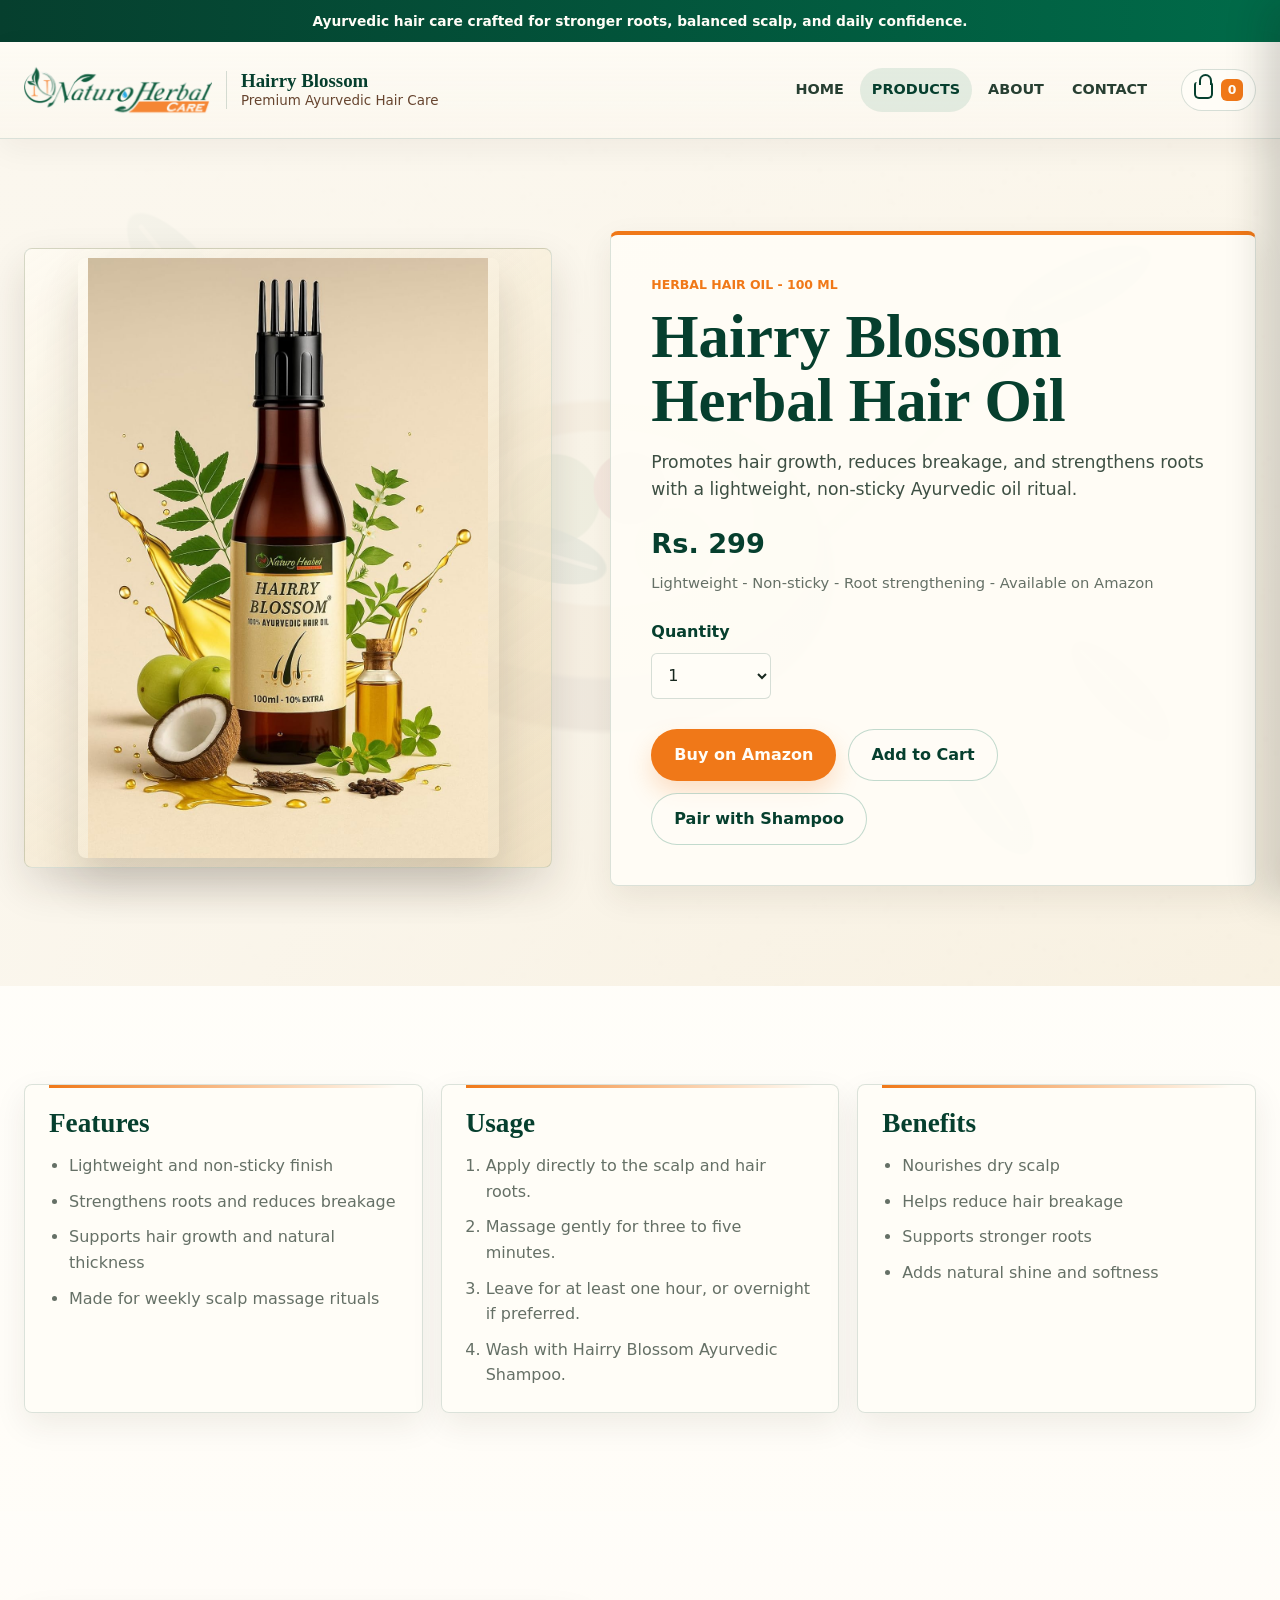
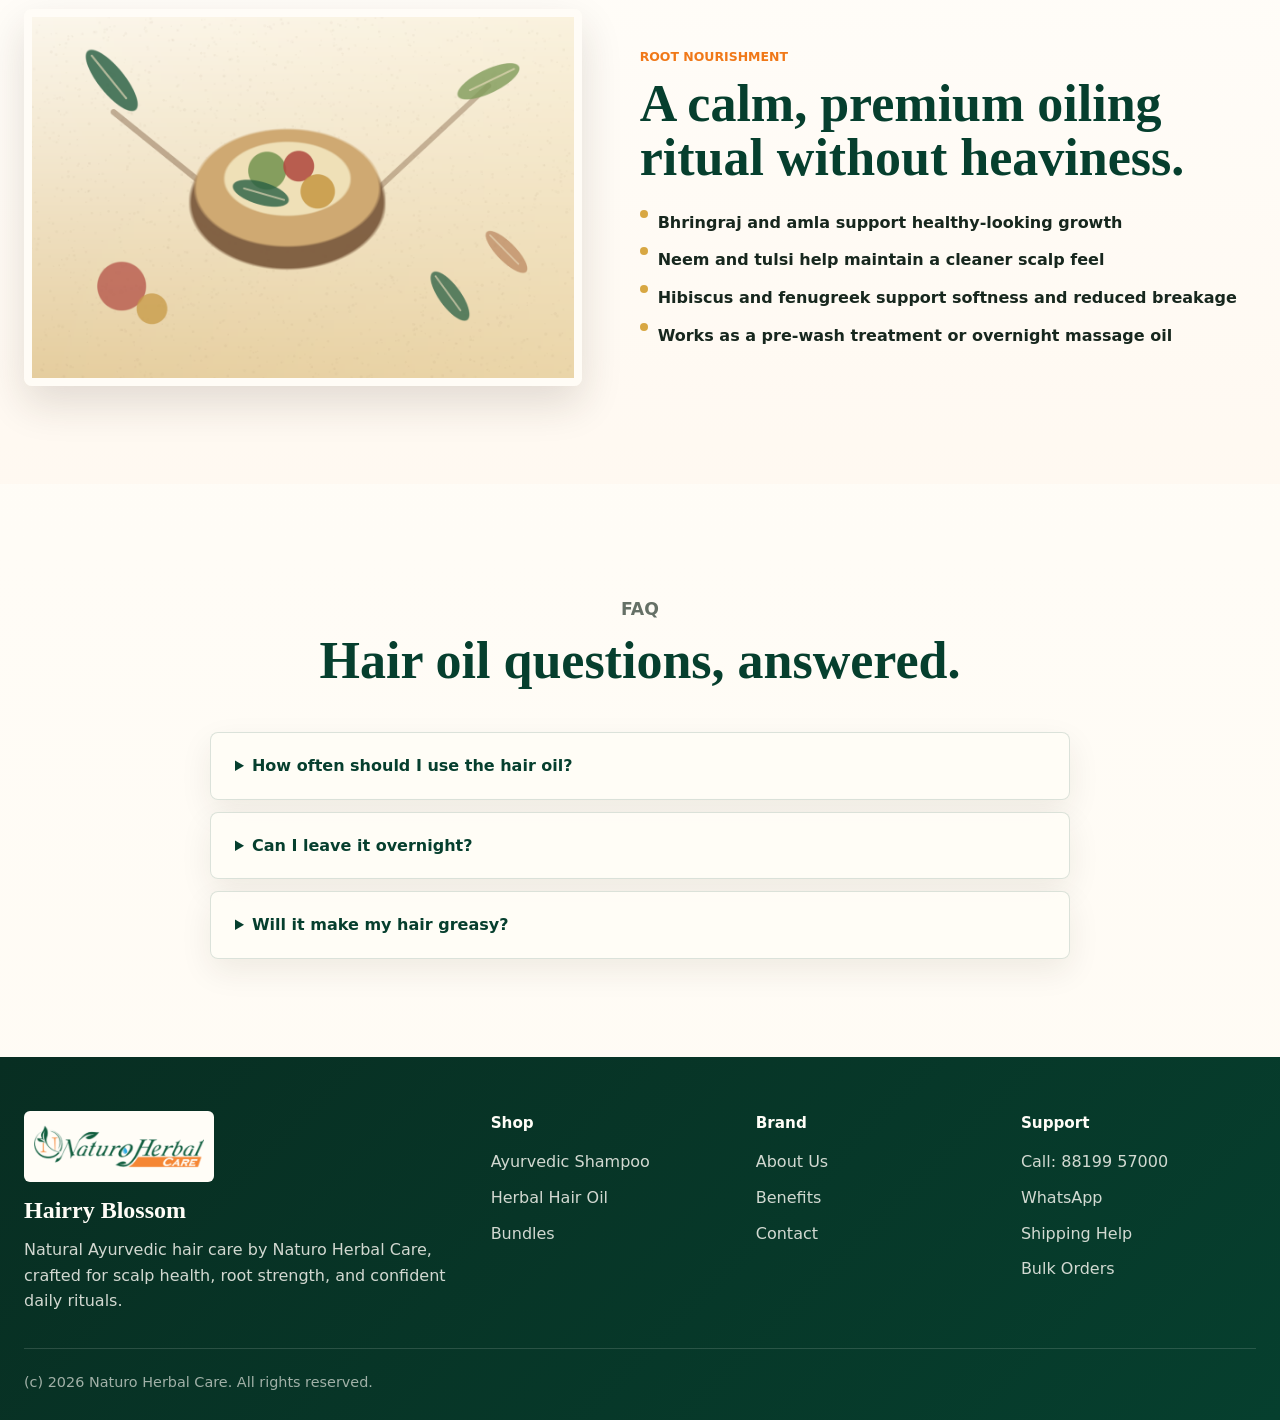
<file: hair-oil.html>
<!doctype html>
<html lang="en">
  <head>
    <meta charset="utf-8">
    <meta name="viewport" content="width=device-width, initial-scale=1">
    <title>Hairry Blossom Herbal Hair Oil | Root Strength &amp; Growth Support</title>
    <meta name="description" content="Hairry Blossom Herbal Hair Oil promotes hair growth, reduces breakage, strengthens roots, and nourishes the scalp with lightweight Ayurvedic herbs.">
    <meta name="keywords" content="herbal hair oil, Ayurvedic hair oil, hair growth oil, hair fall control, root strengthening oil">
    <meta property="og:title" content="Hairry Blossom Herbal Hair Oil">
    <meta property="og:description" content="A 100 ml lightweight herbal hair oil for root strength, hair growth support, and reduced breakage.">
    <meta property="og:image" content="assets/img/amazon-hair-oil.jpg">
    <meta property="og:type" content="product">
    <link rel="icon" href="assets/img/favicon.png" type="image/png">
    <link rel="stylesheet" href="assets/css/styles.css">
    <script defer src="assets/js/store.js"></script>
    <script type="application/ld+json">
      {
        "@context": "https://schema.org",
        "@type": "Product",
        "name": "Hairry Blossom Herbal Hair Oil",
        "brand": {
          "@type": "Brand",
          "name": "Hairry Blossom by Naturo Herbal Care"
        },
        "description": "Promotes hair growth, reduces breakage, strengthens roots, and nourishes the scalp.",
        "image": "assets/img/amazon-hair-oil.jpg",
        "offers": {
          "@type": "Offer",
          "price": "299",
          "priceCurrency": "INR",
          "availability": "https://schema.org/InStock"
        }
      }
    </script>
  </head>
  <body>
    <a class="skip-link" href="#main">Skip to content</a>
    <div class="announcement">Ayurvedic hair care crafted for stronger roots, balanced scalp, and daily confidence.</div>

    <header class="site-header">
      <div class="nav-container">
        <a class="brand" href="index.html" aria-label="Hairry Blossom home">
          <img class="brand-logo" src="assets/img/naturo-logo.png" alt="Naturo Herbal Care logo" width="185" height="61">
          <span class="brand-copy">
            <strong>Hairry Blossom</strong>
            <span>Premium Ayurvedic Hair Care</span>
          </span>
        </a>
        <nav class="site-nav" data-site-nav aria-label="Primary navigation">
          <div class="nav-links">
            <a href="index.html">Home</a>
            <a class="active" href="index.html#products">Products</a>
            <a href="about.html">About</a>
            <a href="contact.html">Contact</a>
          </div>
        </nav>
        <div class="header-actions">
          <button class="cart-button" type="button" data-open-cart aria-label="Open cart">
            <span class="cart-symbol" aria-hidden="true"></span>
            <span class="cart-count" data-cart-count>0</span>
          </button>
          <button class="menu-toggle" type="button" data-menu-toggle aria-expanded="false" aria-label="Open menu">
            <span></span>
            <span></span>
            <span></span>
          </button>
        </div>
      </div>
    </header>

    <main id="main">
      <section class="product-page-hero">
        <div class="container product-layout">
          <div class="product-media-large">
            <img src="assets/img/amazon-hair-oil.jpg" alt="Hairry Blossom Herbal Hair Oil 100 ml bottle" width="1000" height="1500">
          </div>
          <div class="purchase-panel">
            <p class="section-kicker">Herbal Hair Oil - 100 ml</p>
            <h1>Hairry Blossom Herbal Hair Oil</h1>
            <p class="product-summary">Promotes hair growth, reduces breakage, and strengthens roots with a lightweight, non-sticky Ayurvedic oil ritual.</p>
            <div class="price">Rs. 299</div>
            <p class="mini-note">Lightweight - Non-sticky - Root strengthening - Available on Amazon</p>
            <div class="quantity-field">
              <label for="oil-quantity">Quantity</label>
              <select id="oil-quantity">
                <option value="1">1</option>
                <option value="2">2</option>
                <option value="3">3</option>
                <option value="4">4</option>
              </select>
            </div>
            <div class="button-row">
              <a class="btn btn-primary" href="https://www.amazon.in/gp/product/B0FTVB8CVV" target="_blank" rel="noopener noreferrer">Buy on Amazon</a>
              <button class="btn btn-secondary" type="button" data-add-to-cart="oil" data-quantity-source="oil-quantity">Add to Cart</button>
              <a class="btn btn-secondary" href="shampoo.html">Pair with Shampoo</a>
            </div>
          </div>
        </div>
      </section>

      <section class="section">
        <div class="container">
          <div class="detail-grid">
            <article class="detail-panel">
              <h2>Features</h2>
              <ul>
                <li>Lightweight and non-sticky finish</li>
                <li>Strengthens roots and reduces breakage</li>
                <li>Supports hair growth and natural thickness</li>
                <li>Made for weekly scalp massage rituals</li>
              </ul>
            </article>
            <article class="detail-panel">
              <h2>Usage</h2>
              <ol>
                <li>Apply directly to the scalp and hair roots.</li>
                <li>Massage gently for three to five minutes.</li>
                <li>Leave for at least one hour, or overnight if preferred.</li>
                <li>Wash with Hairry Blossom Ayurvedic Shampoo.</li>
              </ol>
            </article>
            <article class="detail-panel">
              <h2>Benefits</h2>
              <ul>
                <li>Nourishes dry scalp</li>
                <li>Helps reduce hair breakage</li>
                <li>Supports stronger roots</li>
                <li>Adds natural shine and softness</li>
              </ul>
            </article>
          </div>
        </div>
      </section>

      <section class="section section-alt">
        <div class="container visual-band">
          <img src="assets/img/ingredients-flatlay.png" alt="Herbal ingredients used in Hairry Blossom hair oil" width="1200" height="800" loading="lazy">
          <div>
            <p class="section-kicker">Root nourishment</p>
            <h2>A calm, premium oiling ritual without heaviness.</h2>
            <ul class="feature-list">
              <li>Bhringraj and amla support healthy-looking growth</li>
              <li>Neem and tulsi help maintain a cleaner scalp feel</li>
              <li>Hibiscus and fenugreek support softness and reduced breakage</li>
              <li>Works as a pre-wash treatment or overnight massage oil</li>
            </ul>
          </div>
        </div>
      </section>

      <section class="section">
        <div class="container">
          <div class="section-intro center">
            <p class="section-kicker">FAQ</p>
            <h2>Hair oil questions, answered.</h2>
          </div>
          <div class="faq-list">
            <details class="faq-card">
              <summary>How often should I use the hair oil?</summary>
              <p>Use one to three times a week depending on scalp dryness and routine. A small amount is enough for a lightweight massage.</p>
            </details>
            <details class="faq-card">
              <summary>Can I leave it overnight?</summary>
              <p>Yes. You can leave it for at least one hour or overnight, then wash thoroughly with the Ayurvedic Shampoo.</p>
            </details>
            <details class="faq-card">
              <summary>Will it make my hair greasy?</summary>
              <p>The formula is designed to be lightweight and non-sticky. Start with a small amount, especially if you have fine hair.</p>
            </details>
          </div>
        </div>
      </section>
    </main>

    <footer class="site-footer">
      <div class="container">
        <div class="footer-grid">
          <div>
            <img class="footer-logo" src="assets/img/naturo-logo.png" alt="Naturo Herbal Care logo" width="185" height="61">
            <h3>Hairry Blossom</h3>
            <p>Natural Ayurvedic hair care by Naturo Herbal Care, crafted for scalp health, root strength, and confident daily rituals.</p>
          </div>
          <div>
            <h4>Shop</h4>
            <ul>
              <li><a href="shampoo.html">Ayurvedic Shampoo</a></li>
              <li><a href="hair-oil.html">Herbal Hair Oil</a></li>
              <li><a href="index.html#products">Bundles</a></li>
            </ul>
          </div>
          <div>
            <h4>Brand</h4>
            <ul>
              <li><a href="about.html">About Us</a></li>
              <li><a href="index.html#benefits">Benefits</a></li>
              <li><a href="contact.html">Contact</a></li>
            </ul>
          </div>
          <div>
            <h4>Support</h4>
            <ul>
              <li><a href="tel:+918819957000">Call: 88199 57000</a></li>
              <li><a href="https://wa.me/918819957000?text=Hello%20Hairry%20Blossom%2C%20I%20want%20to%20know%20more%20about%20your%20Ayurvedic%20hair%20care%20products.">WhatsApp</a></li>
              <li><a href="contact.html">Shipping Help</a></li>
              <li><a href="contact.html">Bulk Orders</a></li>
            </ul>
          </div>
        </div>
        <div class="footer-bottom">(c) 2026 Naturo Herbal Care. All rights reserved.</div>
      </div>
    </footer>

    <div id="cart-root"></div>
  </body>
</html>
</file>
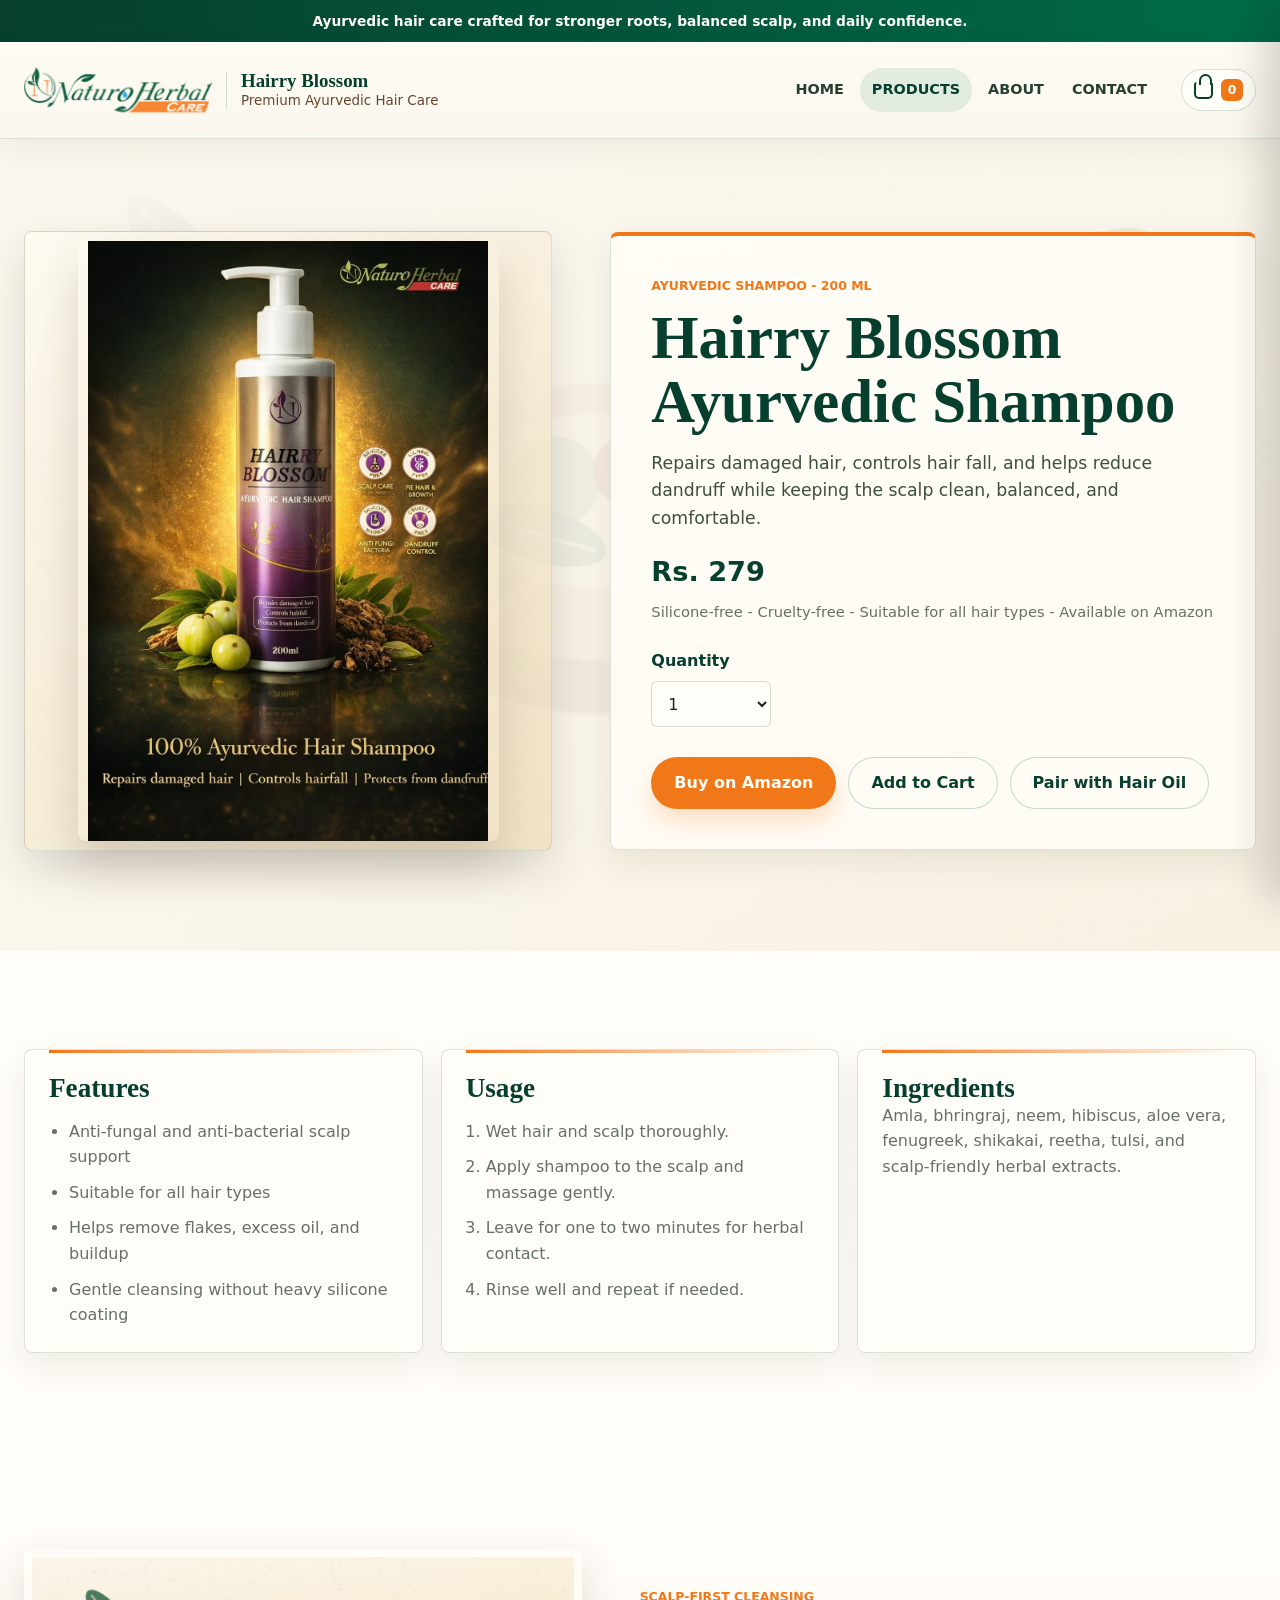
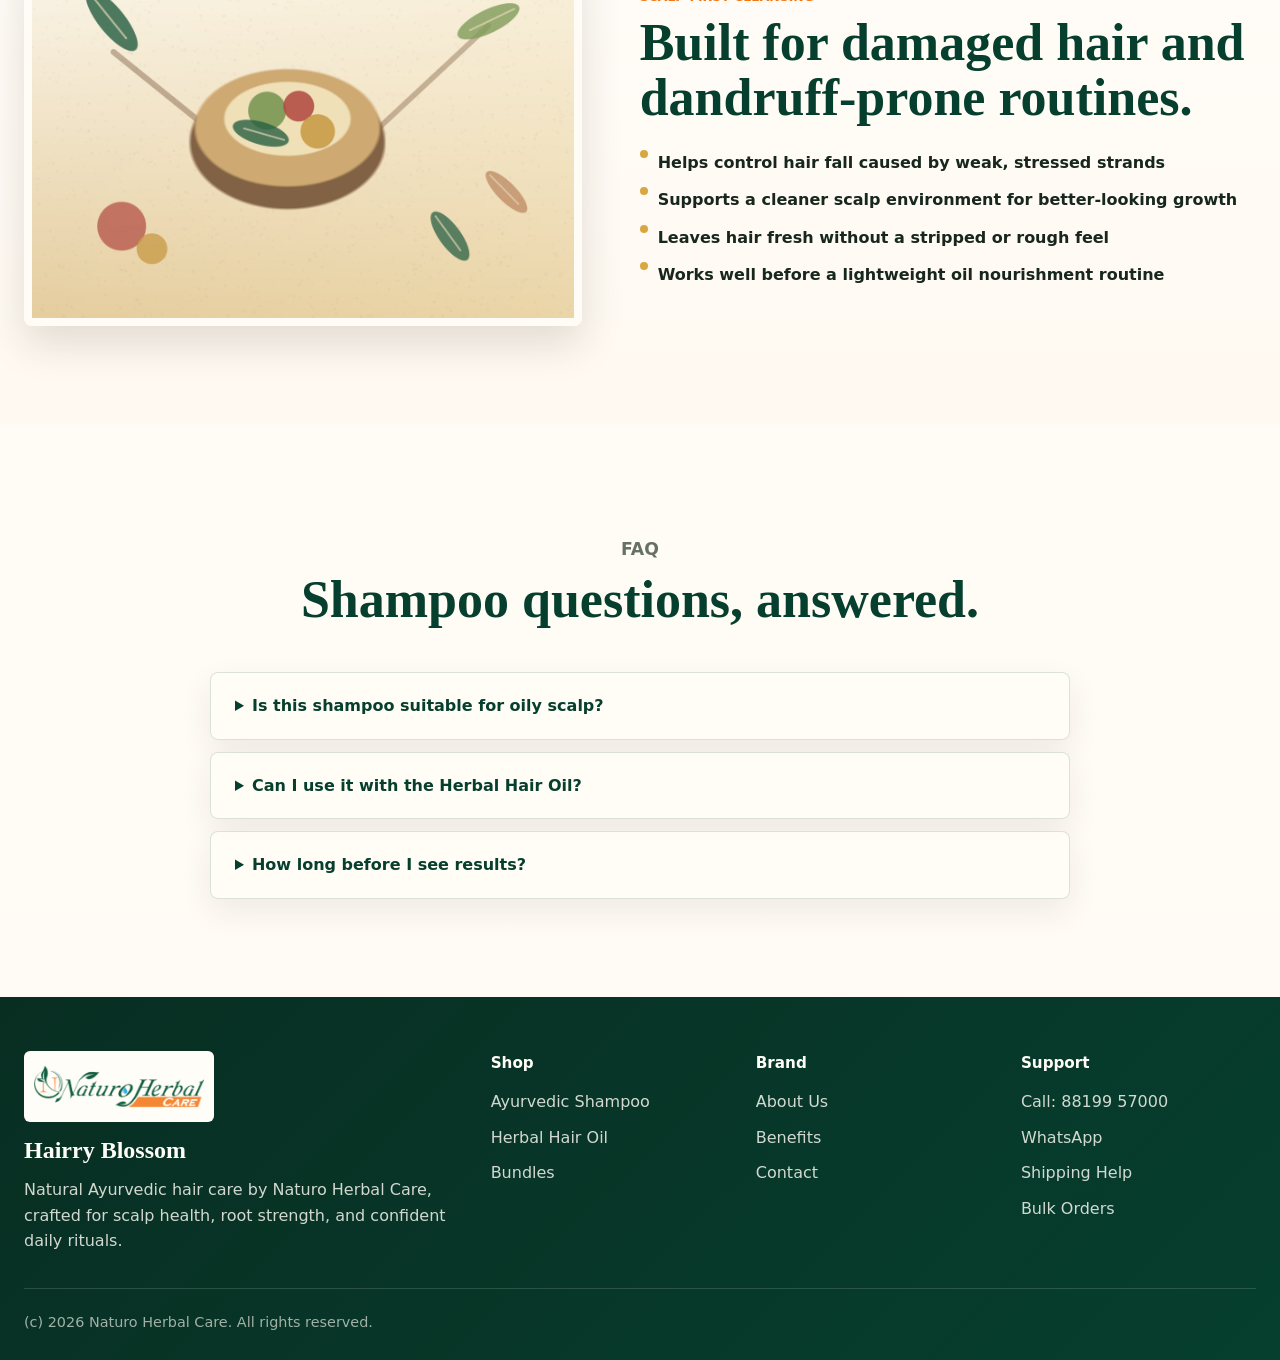
<file: shampoo.html>
<!doctype html>
<html lang="en">
  <head>
    <meta charset="utf-8">
    <meta name="viewport" content="width=device-width, initial-scale=1">
    <title>Hairry Blossom Ayurvedic Shampoo | Hair Fall Control &amp; Dandruff Care</title>
    <meta name="description" content="Hairry Blossom Ayurvedic Shampoo repairs damaged hair, controls hair fall, and supports anti-dandruff scalp care with herbal ingredients.">
    <meta name="keywords" content="Ayurvedic shampoo, hair fall control shampoo, anti dandruff herbal shampoo, natural shampoo">
    <meta property="og:title" content="Hairry Blossom Ayurvedic Shampoo">
    <meta property="og:description" content="A 200 ml Ayurvedic shampoo for damaged hair, hair fall control, and dandruff-prone scalp.">
    <meta property="og:image" content="assets/img/amazon-shampoo-detail.jpg">
    <meta property="og:type" content="product">
    <link rel="icon" href="assets/img/favicon.png" type="image/png">
    <link rel="stylesheet" href="assets/css/styles.css">
    <script defer src="assets/js/store.js"></script>
    <script type="application/ld+json">
      {
        "@context": "https://schema.org",
        "@type": "Product",
        "name": "Hairry Blossom Ayurvedic Shampoo",
        "brand": {
          "@type": "Brand",
          "name": "Hairry Blossom by Naturo Herbal Care"
        },
        "description": "Repairs damaged hair, controls hair fall, and supports anti-dandruff scalp care.",
        "image": "assets/img/amazon-shampoo-detail.jpg",
        "offers": {
          "@type": "Offer",
          "price": "279",
          "priceCurrency": "INR",
          "availability": "https://schema.org/InStock"
        }
      }
    </script>
  </head>
  <body>
    <a class="skip-link" href="#main">Skip to content</a>
    <div class="announcement">Ayurvedic hair care crafted for stronger roots, balanced scalp, and daily confidence.</div>

    <header class="site-header">
      <div class="nav-container">
        <a class="brand" href="index.html" aria-label="Hairry Blossom home">
          <img class="brand-logo" src="assets/img/naturo-logo.png" alt="Naturo Herbal Care logo" width="185" height="61">
          <span class="brand-copy">
            <strong>Hairry Blossom</strong>
            <span>Premium Ayurvedic Hair Care</span>
          </span>
        </a>
        <nav class="site-nav" data-site-nav aria-label="Primary navigation">
          <div class="nav-links">
            <a href="index.html">Home</a>
            <a class="active" href="index.html#products">Products</a>
            <a href="about.html">About</a>
            <a href="contact.html">Contact</a>
          </div>
        </nav>
        <div class="header-actions">
          <button class="cart-button" type="button" data-open-cart aria-label="Open cart">
            <span class="cart-symbol" aria-hidden="true"></span>
            <span class="cart-count" data-cart-count>0</span>
          </button>
          <button class="menu-toggle" type="button" data-menu-toggle aria-expanded="false" aria-label="Open menu">
            <span></span>
            <span></span>
            <span></span>
          </button>
        </div>
      </div>
    </header>

    <main id="main">
      <section class="product-page-hero">
        <div class="container product-layout">
          <div class="product-media-large">
            <img src="assets/img/amazon-shampoo-detail.jpg" alt="Hairry Blossom Ayurvedic Shampoo 200 ml bottle" width="1000" height="1500">
          </div>
          <div class="purchase-panel">
            <p class="section-kicker">Ayurvedic Shampoo - 200 ml</p>
            <h1>Hairry Blossom Ayurvedic Shampoo</h1>
            <p class="product-summary">Repairs damaged hair, controls hair fall, and helps reduce dandruff while keeping the scalp clean, balanced, and comfortable.</p>
            <div class="price">Rs. 279</div>
            <p class="mini-note">Silicone-free - Cruelty-free - Suitable for all hair types - Available on Amazon</p>
            <div class="quantity-field">
              <label for="shampoo-quantity">Quantity</label>
              <select id="shampoo-quantity">
                <option value="1">1</option>
                <option value="2">2</option>
                <option value="3">3</option>
                <option value="4">4</option>
              </select>
            </div>
            <div class="button-row">
              <a class="btn btn-primary" href="https://www.amazon.in/dp/B0GWXWK2S8" target="_blank" rel="noopener noreferrer">Buy on Amazon</a>
              <button class="btn btn-secondary" type="button" data-add-to-cart="shampoo" data-quantity-source="shampoo-quantity">Add to Cart</button>
              <a class="btn btn-secondary" href="hair-oil.html">Pair with Hair Oil</a>
            </div>
          </div>
        </div>
      </section>

      <section class="section">
        <div class="container">
          <div class="detail-grid">
            <article class="detail-panel">
              <h2>Features</h2>
              <ul>
                <li>Anti-fungal and anti-bacterial scalp support</li>
                <li>Suitable for all hair types</li>
                <li>Helps remove flakes, excess oil, and buildup</li>
                <li>Gentle cleansing without heavy silicone coating</li>
              </ul>
            </article>
            <article class="detail-panel">
              <h2>Usage</h2>
              <ol>
                <li>Wet hair and scalp thoroughly.</li>
                <li>Apply shampoo to the scalp and massage gently.</li>
                <li>Leave for one to two minutes for herbal contact.</li>
                <li>Rinse well and repeat if needed.</li>
              </ol>
            </article>
            <article class="detail-panel">
              <h2>Ingredients</h2>
              <p>Amla, bhringraj, neem, hibiscus, aloe vera, fenugreek, shikakai, reetha, tulsi, and scalp-friendly herbal extracts.</p>
            </article>
          </div>
        </div>
      </section>

      <section class="section section-alt">
        <div class="container visual-band">
          <img src="assets/img/ingredients-flatlay.png" alt="Ayurvedic herbs used in Hairry Blossom shampoo" width="1200" height="800" loading="lazy">
          <div>
            <p class="section-kicker">Scalp-first cleansing</p>
            <h2>Built for damaged hair and dandruff-prone routines.</h2>
            <ul class="feature-list">
              <li>Helps control hair fall caused by weak, stressed strands</li>
              <li>Supports a cleaner scalp environment for better-looking growth</li>
              <li>Leaves hair fresh without a stripped or rough feel</li>
              <li>Works well before a lightweight oil nourishment routine</li>
            </ul>
          </div>
        </div>
      </section>

      <section class="section">
        <div class="container">
          <div class="section-intro center">
            <p class="section-kicker">FAQ</p>
            <h2>Shampoo questions, answered.</h2>
          </div>
          <div class="faq-list">
            <details class="faq-card">
              <summary>Is this shampoo suitable for oily scalp?</summary>
              <p>Yes. It is made for all hair types and helps cleanse oil, sweat, and buildup while keeping the routine herbal and gentle.</p>
            </details>
            <details class="faq-card">
              <summary>Can I use it with the Herbal Hair Oil?</summary>
              <p>Yes. Massage the oil into the scalp before wash day, then cleanse with the shampoo to complete the ritual.</p>
            </details>
            <details class="faq-card">
              <summary>How long before I see results?</summary>
              <p>Most natural routines need consistent use across several weeks. Scalp freshness may be noticeable sooner, while hair fall and breakage require patience.</p>
            </details>
          </div>
        </div>
      </section>
    </main>

    <footer class="site-footer">
      <div class="container">
        <div class="footer-grid">
          <div>
            <img class="footer-logo" src="assets/img/naturo-logo.png" alt="Naturo Herbal Care logo" width="185" height="61">
            <h3>Hairry Blossom</h3>
            <p>Natural Ayurvedic hair care by Naturo Herbal Care, crafted for scalp health, root strength, and confident daily rituals.</p>
          </div>
          <div>
            <h4>Shop</h4>
            <ul>
              <li><a href="shampoo.html">Ayurvedic Shampoo</a></li>
              <li><a href="hair-oil.html">Herbal Hair Oil</a></li>
              <li><a href="index.html#products">Bundles</a></li>
            </ul>
          </div>
          <div>
            <h4>Brand</h4>
            <ul>
              <li><a href="about.html">About Us</a></li>
              <li><a href="index.html#benefits">Benefits</a></li>
              <li><a href="contact.html">Contact</a></li>
            </ul>
          </div>
          <div>
            <h4>Support</h4>
            <ul>
              <li><a href="tel:+918819957000">Call: 88199 57000</a></li>
              <li><a href="https://wa.me/918819957000?text=Hello%20Hairry%20Blossom%2C%20I%20want%20to%20know%20more%20about%20your%20Ayurvedic%20hair%20care%20products.">WhatsApp</a></li>
              <li><a href="contact.html">Shipping Help</a></li>
              <li><a href="contact.html">Bulk Orders</a></li>
            </ul>
          </div>
        </div>
        <div class="footer-bottom">(c) 2026 Naturo Herbal Care. All rights reserved.</div>
      </div>
    </footer>

    <div id="cart-root"></div>
  </body>
</html>
</file>
<file: assets/css/styles.css>
:root {
  --leaf: #006b49;
  --leaf-deep: #063f2e;
  --leaf-soft: #6f9f59;
  --earth: #67452f;
  --clay: #f07818;
  --gold: #d8a742;
  --cream: #fffdf8;
  --titlebar: #fbf7ee;
  --sand: #ead9b8;
  --mist: #fff9f1;
  --paper: #fffdf7;
  --ink: #17271e;
  --muted: #657066;
  --line: rgba(6, 63, 46, 0.16);
  --shadow: 0 18px 42px rgba(48, 34, 18, 0.14);
  --soft-shadow: 0 10px 26px rgba(48, 34, 18, 0.1);
  --radius: 8px;
  --container: min(1320px, calc(100vw - 48px));
}

* {
  box-sizing: border-box;
}

html {
  scroll-behavior: smooth;
}

body {
  margin: 0;
  overflow-x: hidden;
  color: var(--ink);
  background: var(--cream);
  font-family: Inter, ui-sans-serif, system-ui, -apple-system, BlinkMacSystemFont, "Segoe UI", sans-serif;
  line-height: 1.6;
  text-rendering: optimizeLegibility;
}

body.cart-open {
  overflow: hidden;
}

img {
  display: block;
  max-width: 100%;
  height: auto;
}

a {
  color: inherit;
  text-decoration: none;
}

button,
input,
textarea,
select {
  font: inherit;
}

button {
  cursor: pointer;
}

.skip-link {
  position: absolute;
  top: -48px;
  left: 18px;
  z-index: 20;
  padding: 10px 14px;
  border-radius: 6px;
  background: var(--leaf-deep);
  color: var(--paper);
}

.skip-link:focus {
  top: 18px;
}

.announcement {
  background: linear-gradient(90deg, var(--leaf-deep), var(--leaf));
  color: var(--paper);
  font-size: 0.92rem;
  text-align: center;
  padding: 8px 16px;
}

.site-header {
  position: sticky;
  top: 0;
  z-index: 10;
  background: rgba(251, 247, 238, 0.95);
  border-bottom: 1px solid rgba(6, 63, 46, 0.14);
  backdrop-filter: blur(18px);
}

.nav-container {
  width: var(--container);
  margin: 0 auto;
  min-height: 96px;
  display: flex;
  align-items: center;
  justify-content: space-between;
  gap: 22px;
}

.brand {
  display: flex;
  align-items: center;
  gap: 14px;
  min-width: 372px;
}

.brand-logo {
  width: 188px;
  flex: 0 0 188px;
  padding: 4px 0;
}

.brand-copy {
  display: block;
  padding-left: 14px;
  border-left: 1px solid rgba(6, 63, 46, 0.16);
}

.brand strong {
  display: block;
  color: var(--leaf-deep);
  font-family: Georgia, "Times New Roman", serif;
  font-size: 1.18rem;
  line-height: 1.1;
  letter-spacing: 0;
}

.brand-copy span {
  display: block;
  margin-top: 2px;
  color: var(--earth);
  font-size: 0.84rem;
  line-height: 1.2;
}

.site-nav {
  display: flex;
  align-items: center;
  justify-content: flex-end;
  gap: 18px;
  flex: 1;
}

.nav-links {
  display: flex;
  align-items: center;
  gap: 4px;
}

.nav-links a {
  padding: 10px 12px;
  border-radius: 6px;
  color: #273f32;
  font-weight: 700;
  font-size: 0.94rem;
}

.nav-links a:hover,
.nav-links a:focus-visible,
.nav-links a.active {
  color: var(--leaf-deep);
  background: rgba(0, 107, 73, 0.1);
  outline: none;
}

.header-actions {
  display: flex;
  align-items: center;
  gap: 10px;
}

.menu-toggle,
.cart-button,
.icon-button {
  min-width: 42px;
  height: 42px;
  display: inline-flex;
  align-items: center;
  justify-content: center;
  border: 1px solid var(--line);
  border-radius: 6px;
  background: var(--paper);
  color: var(--leaf-deep);
}

.menu-toggle {
  display: none;
  flex-direction: column;
  gap: 5px;
}

.menu-toggle span {
  width: 20px;
  height: 2px;
  display: block;
  border-radius: 2px;
  background: currentColor;
}

.cart-button {
  gap: 8px;
  padding: 0 12px;
  font-weight: 800;
}

.cart-symbol {
  position: relative;
  width: 19px;
  height: 17px;
  border: 2px solid currentColor;
  border-top: 0;
  border-radius: 3px 3px 5px 5px;
}

.cart-symbol::before {
  position: absolute;
  left: 3px;
  top: -8px;
  width: 9px;
  height: 9px;
  content: "";
  border: 2px solid currentColor;
  border-bottom: 0;
  border-radius: 12px 12px 0 0;
}

.cart-count {
  min-width: 22px;
  height: 22px;
  display: inline-grid;
  place-items: center;
  border-radius: 6px;
  background: var(--clay);
  color: var(--paper);
  font-size: 0.78rem;
}

.hero {
  min-height: clamp(620px, 90vh, 780px);
  display: flex;
  align-items: center;
  background:
    linear-gradient(90deg, rgba(255, 253, 248, 0.98) 0%, rgba(255, 253, 248, 0.94) 44%, rgba(255, 253, 248, 0.32) 76%),
    url("../img/hero-botanical.png") center / cover no-repeat;
}

.hero-inner {
  width: var(--container);
  min-width: 0;
  margin: 0 auto;
  padding: 72px 0 96px;
}

.hero-content {
  min-width: 0;
  max-width: 660px;
}

.eyebrow {
  margin: 0 0 12px;
  color: var(--earth);
  font-size: 0.82rem;
  font-weight: 900;
  letter-spacing: 0;
  text-transform: uppercase;
}

h1,
h2,
h3,
.display-title {
  margin: 0;
  color: var(--leaf-deep);
  font-family: Georgia, "Times New Roman", serif;
  font-weight: 700;
  line-height: 1.05;
  letter-spacing: 0;
}

h1 {
  max-width: 640px;
  font-size: 5.4rem;
}

h2 {
  font-size: 3.25rem;
}

h3 {
  font-size: 1.4rem;
}

p {
  margin: 0;
}

.hero-copy {
  max-width: 570px;
  margin-top: 20px;
  color: #3d4f43;
  font-size: 1.18rem;
}

.hero-actions,
.button-row {
  display: flex;
  flex-wrap: wrap;
  gap: 12px;
  margin-top: 30px;
}

.btn {
  min-height: 48px;
  display: inline-flex;
  align-items: center;
  justify-content: center;
  gap: 10px;
  border: 1px solid transparent;
  border-radius: 6px;
  padding: 12px 18px;
  font-weight: 900;
  line-height: 1.1;
  transition: transform 160ms ease, box-shadow 160ms ease, background 160ms ease;
}

.btn:hover,
.btn:focus-visible {
  transform: translateY(-1px);
  outline: none;
}

.btn-primary {
  background: var(--clay);
  color: var(--paper);
  box-shadow: 0 12px 24px rgba(240, 120, 24, 0.22);
}

.btn-primary:hover,
.btn-primary:focus-visible {
  background: #cf5f0e;
}

.btn-secondary {
  border-color: rgba(0, 107, 73, 0.24);
  background: rgba(255, 253, 247, 0.86);
  color: var(--leaf-deep);
}

.btn-secondary:hover,
.btn-secondary:focus-visible {
  background: var(--paper);
  box-shadow: var(--soft-shadow);
}

.btn-earth {
  background: var(--earth);
  color: var(--paper);
}

.btn-full {
  width: 100%;
}

.trust-strip {
  display: flex;
  flex-wrap: wrap;
  gap: 10px;
  margin-top: 34px;
}

.trust-item {
  display: inline-flex;
  align-items: center;
  gap: 8px;
  padding: 9px 12px;
  border: 1px solid rgba(0, 107, 73, 0.14);
  border-radius: 6px;
  background: rgba(255, 253, 247, 0.76);
  color: var(--leaf-deep);
  font-weight: 800;
  box-shadow: 0 8px 18px rgba(56, 43, 25, 0.06);
}

.trust-item::before,
.check-list li::before,
.feature-list li::before {
  width: 8px;
  height: 8px;
  content: "";
  flex: 0 0 8px;
  border-radius: 999px;
  background: var(--gold);
}

.section {
  padding: 84px 0;
}

.section-alt {
  background: var(--mist);
}

.section-deep {
  background: var(--leaf-deep);
  color: var(--paper);
}

.section-deep h2,
.section-deep h3 {
  color: var(--paper);
}

.section-deep .section-kicker {
  color: var(--sand);
}

.section-deep .btn-primary {
  background: var(--gold);
  color: var(--ink);
  box-shadow: 0 12px 24px rgba(200, 155, 72, 0.18);
}

.section-deep .btn-primary:hover,
.section-deep .btn-primary:focus-visible {
  background: var(--sand);
}

.container {
  width: var(--container);
  margin: 0 auto;
}

.section-intro {
  max-width: 740px;
  margin-bottom: 36px;
}

.section-intro.center {
  margin-right: auto;
  margin-left: auto;
  text-align: center;
}

.section-kicker {
  margin-bottom: 10px;
  color: var(--clay);
  font-size: 0.78rem;
  font-weight: 900;
  letter-spacing: 0;
  text-transform: uppercase;
}

.section-intro p {
  margin-top: 14px;
  color: var(--muted);
  font-size: 1.08rem;
}

.section-deep .section-intro p,
.section-deep .muted {
  color: rgba(255, 253, 247, 0.78);
}

.product-grid {
  display: grid;
  grid-template-columns: repeat(3, minmax(0, 1fr));
  gap: 24px;
}

.product-card,
.benefit-card,
.reason-card,
.testimonial,
.tip-card,
.faq-card,
.contact-panel,
.purchase-panel,
.story-panel {
  border: 1px solid var(--line);
  border-radius: var(--radius);
  background: var(--paper);
  box-shadow: var(--soft-shadow);
}

.product-card {
  display: grid;
  grid-template-columns: minmax(210px, 0.9fr) minmax(0, 1.1fr);
  overflow: hidden;
}

.product-card-media {
  display: grid;
  place-items: center;
  min-height: 360px;
  padding: 24px;
  background: linear-gradient(135deg, #fbf2df, #e9d5ad);
}

.product-card-media img {
  width: min(92%, 360px);
  max-height: 410px;
  border-radius: var(--radius);
  object-fit: contain;
  filter: drop-shadow(0 18px 22px rgba(64, 48, 28, 0.14));
}

.product-card-body {
  display: flex;
  flex-direction: column;
  justify-content: center;
  padding: clamp(24px, 4vw, 42px);
}

.product-meta {
  margin-bottom: 10px;
  color: var(--clay);
  font-size: 0.82rem;
  font-weight: 900;
  text-transform: uppercase;
}

.product-card p {
  margin-top: 12px;
  color: var(--muted);
}

.price {
  margin-top: 18px;
  color: var(--leaf-deep);
  font-size: 1.45rem;
  font-weight: 900;
}

.mini-note {
  margin-top: 6px;
  color: var(--muted);
  font-size: 0.92rem;
}

.product-card .button-row {
  margin-top: 24px;
}

.combo-card .product-card-media img {
  width: min(92%, 430px);
}

.benefit-grid,
.reason-grid,
.testimonial-grid,
.tip-grid {
  display: grid;
  grid-template-columns: repeat(4, minmax(0, 1fr));
  gap: 16px;
}

.reason-grid {
  grid-template-columns: repeat(3, minmax(0, 1fr));
}

.benefit-card,
.reason-card,
.testimonial,
.tip-card {
  padding: 24px;
}

.benefit-card {
  min-height: 188px;
}

.benefit-icon,
.reason-icon {
  width: 44px;
  height: 44px;
  margin-bottom: 18px;
  display: grid;
  place-items: center;
  border-radius: 8px;
  background: rgba(127, 155, 89, 0.18);
}

.benefit-icon::before,
.reason-icon::before {
  width: 22px;
  height: 15px;
  content: "";
  border-radius: 100% 0 100% 0;
  background: var(--leaf);
  transform: rotate(-24deg);
}

.benefit-card p,
.reason-card p,
.testimonial p,
.tip-card p {
  margin-top: 10px;
  color: var(--muted);
}

.visual-band {
  display: grid;
  grid-template-columns: minmax(0, 0.95fr) minmax(0, 1.05fr);
  gap: 40px;
  align-items: center;
}

.visual-band img {
  border-radius: var(--radius);
  box-shadow: var(--shadow);
}

.ingredient-showcase-image {
  width: 100%;
  aspect-ratio: 1.08;
  object-fit: cover;
  object-position: center;
}

.check-list,
.feature-list {
  display: grid;
  gap: 12px;
  margin: 24px 0 0;
  padding: 0;
  list-style: none;
}

.check-list li,
.feature-list li {
  display: flex;
  align-items: flex-start;
  gap: 10px;
  color: #33483c;
  font-weight: 750;
}

.feature-list li {
  color: var(--ink);
}

.comparison {
  display: grid;
  grid-template-columns: repeat(2, minmax(0, 1fr));
  gap: 18px;
}

.comparison-panel {
  padding: 28px;
  border: 1px solid var(--line);
  border-radius: var(--radius);
  background: rgba(255, 253, 247, 0.78);
}

.comparison-panel.after {
  border-color: rgba(0, 107, 73, 0.28);
  background: #eef4e5;
}

.comparison-panel ul {
  display: grid;
  gap: 10px;
  margin: 18px 0 0;
  padding-left: 20px;
}

.testimonial-grid {
  grid-template-columns: repeat(3, minmax(0, 1fr));
}

.testimonial {
  min-height: 230px;
}

.rating {
  color: var(--gold);
  font-size: 1.1rem;
  font-weight: 900;
}

.customer {
  margin-top: 18px;
  color: var(--leaf-deep);
  font-weight: 900;
}

.faq-list {
  display: grid;
  gap: 12px;
  max-width: 860px;
  margin: 0 auto;
}

.faq-card {
  padding: 0;
  overflow: hidden;
}

.faq-card summary {
  cursor: pointer;
  padding: 20px 24px;
  color: var(--leaf-deep);
  font-weight: 900;
}

.faq-card p {
  padding: 0 24px 22px;
  color: var(--muted);
}

.tip-grid {
  grid-template-columns: repeat(3, minmax(0, 1fr));
}

.site-footer {
  background: #082e22;
  color: rgba(255, 253, 247, 0.82);
  padding: 54px 0 26px;
}

.footer-grid {
  display: grid;
  grid-template-columns: 1.3fr repeat(3, minmax(0, 0.7fr));
  gap: 30px;
}

.footer-grid h3,
.footer-grid h4 {
  margin: 0 0 14px;
  color: var(--paper);
}

.footer-logo {
  width: 190px;
  margin-bottom: 16px;
  padding: 8px 10px;
  border-radius: 6px;
  background: var(--paper);
}

.footer-grid h3 {
  font-family: Georgia, "Times New Roman", serif;
  font-size: 1.5rem;
}

.footer-grid h4 {
  font-size: 0.95rem;
}

.footer-grid ul {
  display: grid;
  gap: 10px;
  margin: 0;
  padding: 0;
  list-style: none;
}

.footer-grid a:hover,
.footer-grid a:focus-visible {
  color: var(--sand);
  outline: none;
}

.footer-bottom {
  margin-top: 34px;
  padding-top: 22px;
  border-top: 1px solid rgba(255, 253, 247, 0.14);
  color: rgba(255, 253, 247, 0.62);
  font-size: 0.9rem;
}

.subpage-hero,
.product-page-hero {
  background:
    linear-gradient(90deg, rgba(251, 247, 238, 0.97), rgba(251, 247, 238, 0.78)),
    url("../img/ingredients-flatlay.png") center / cover no-repeat;
}

.subpage-hero .container {
  padding: 92px 0 76px;
}

.subpage-hero p {
  max-width: 680px;
  margin-top: 18px;
  color: #3d4f43;
  font-size: 1.14rem;
}

.product-page-hero .container {
  padding: 72px 0 84px;
}

.product-layout {
  display: grid;
  grid-template-columns: minmax(320px, 0.9fr) minmax(0, 1.1fr);
  gap: 44px;
  align-items: center;
}

.product-media-large {
  display: grid;
  place-items: center;
  min-height: 520px;
  border-radius: var(--radius);
  background: rgba(255, 253, 247, 0.76);
  box-shadow: var(--shadow);
}

.product-media-large img {
  width: min(86%, 520px);
  max-height: 680px;
  border-radius: var(--radius);
  object-fit: contain;
  filter: drop-shadow(0 24px 24px rgba(64, 48, 28, 0.13));
}

.purchase-panel {
  padding: clamp(24px, 4vw, 40px);
}

.purchase-panel h1 {
  font-size: 3.8rem;
}

.purchase-panel .price {
  font-size: 1.7rem;
}

.product-summary {
  margin-top: 16px;
  color: #3d4f43;
  font-size: 1.08rem;
}

.quantity-field {
  margin-top: 24px;
}

.quantity-field label {
  display: block;
  margin-bottom: 8px;
  color: var(--leaf-deep);
  font-weight: 900;
}

.quantity-field select {
  width: 120px;
  min-height: 46px;
  border: 1px solid var(--line);
  border-radius: 6px;
  background: var(--paper);
  color: var(--ink);
  padding: 0 12px;
}

.detail-grid {
  display: grid;
  grid-template-columns: repeat(3, minmax(0, 1fr));
  gap: 18px;
}

.detail-panel {
  padding: 24px;
  border: 1px solid var(--line);
  border-radius: var(--radius);
  background: var(--paper);
}

.detail-panel p,
.detail-panel li {
  color: var(--muted);
}

.detail-panel h2 {
  font-size: 1.7rem;
}

.detail-panel ul,
.detail-panel ol {
  display: grid;
  gap: 10px;
  margin: 16px 0 0;
  padding-left: 20px;
}

.story-grid {
  display: grid;
  grid-template-columns: minmax(0, 1fr) minmax(0, 1fr);
  gap: 24px;
}

.story-panel {
  padding: clamp(24px, 4vw, 38px);
}

.story-panel p + p {
  margin-top: 16px;
}

.mission-band {
  display: grid;
  grid-template-columns: repeat(3, minmax(0, 1fr));
  gap: 18px;
}

.contact-grid {
  display: grid;
  grid-template-columns: minmax(0, 1.1fr) minmax(300px, 0.9fr);
  gap: 28px;
  align-items: start;
}

.contact-panel {
  padding: clamp(24px, 4vw, 36px);
}

.form-grid {
  display: grid;
  gap: 16px;
}

.form-field label {
  display: block;
  margin-bottom: 7px;
  color: var(--leaf-deep);
  font-weight: 900;
}

.form-field input,
.form-field textarea,
.form-field select {
  width: 100%;
  border: 1px solid var(--line);
  border-radius: 6px;
  background: #fffefa;
  color: var(--ink);
  padding: 13px 14px;
}

.form-field textarea {
  min-height: 136px;
  resize: vertical;
}

.form-field input:focus,
.form-field textarea:focus,
.form-field select:focus {
  border-color: var(--leaf);
  outline: 3px solid rgba(0, 107, 73, 0.12);
}

.contact-list {
  display: grid;
  gap: 14px;
  margin: 18px 0 0;
  padding: 0;
  list-style: none;
}

.contact-list a {
  color: var(--leaf-deep);
  font-weight: 900;
}

.cart-overlay {
  position: fixed;
  inset: 0;
  z-index: 30;
  pointer-events: none;
  background: rgba(21, 31, 23, 0.44);
  opacity: 0;
  transition: opacity 180ms ease;
}

.cart-drawer {
  position: fixed;
  top: 0;
  right: 0;
  z-index: 31;
  width: min(440px, 100vw);
  height: 100vh;
  display: flex;
  flex-direction: column;
  background: var(--paper);
  box-shadow: -16px 0 36px rgba(20, 28, 21, 0.18);
  transform: translateX(100%);
  transition: transform 220ms ease;
}

body.cart-open .cart-overlay {
  pointer-events: auto;
  opacity: 1;
}

body.cart-open .cart-drawer {
  transform: translateX(0);
}

.cart-header,
.cart-footer {
  padding: 18px;
  border-bottom: 1px solid var(--line);
}

.cart-header {
  display: flex;
  align-items: center;
  justify-content: space-between;
}

.cart-header h2 {
  font-size: 1.6rem;
}

.cart-body {
  flex: 1;
  overflow: auto;
  padding: 18px;
}

.empty-cart {
  padding: 36px 12px;
  color: var(--muted);
  text-align: center;
}

.cart-line {
  display: grid;
  grid-template-columns: 70px 1fr;
  gap: 14px;
  padding: 14px 0;
  border-bottom: 1px solid var(--line);
}

.cart-line img {
  width: 70px;
  height: 70px;
  object-fit: cover;
  border-radius: 6px;
  background: var(--mist);
}

.cart-line-title {
  color: var(--leaf-deep);
  font-weight: 900;
  line-height: 1.25;
}

.cart-line-meta {
  margin-top: 4px;
  color: var(--muted);
  font-size: 0.9rem;
}

.cart-controls {
  display: flex;
  align-items: center;
  justify-content: space-between;
  gap: 12px;
  margin-top: 12px;
}

.qty-control {
  display: inline-grid;
  grid-template-columns: 36px 40px 36px;
  align-items: center;
  border: 1px solid var(--line);
  border-radius: 6px;
  overflow: hidden;
}

.qty-control button {
  height: 36px;
  border: 0;
  background: var(--mist);
  color: var(--leaf-deep);
  font-weight: 900;
}

.qty-control span {
  text-align: center;
  font-weight: 900;
}

.remove-line {
  border: 0;
  background: transparent;
  color: var(--clay);
  font-weight: 900;
}

.cart-footer {
  border-top: 1px solid var(--line);
  border-bottom: 0;
}

.subtotal-row {
  display: flex;
  align-items: center;
  justify-content: space-between;
  gap: 16px;
  margin-bottom: 14px;
  color: var(--leaf-deep);
  font-size: 1.1rem;
  font-weight: 900;
}

.checkout-form {
  display: none;
  gap: 12px;
  margin-top: 16px;
}

.checkout-form.is-visible {
  display: grid;
}

.checkout-form h3 {
  font-size: 1.25rem;
}

.toast {
  position: fixed;
  left: 50%;
  bottom: 22px;
  z-index: 40;
  max-width: min(420px, calc(100vw - 32px));
  padding: 13px 16px;
  border-radius: 6px;
  background: var(--leaf-deep);
  color: var(--paper);
  box-shadow: var(--shadow);
  opacity: 0;
  transform: translate(-50%, 16px);
  transition: opacity 180ms ease, transform 180ms ease;
}

.toast.is-visible {
  opacity: 1;
  transform: translate(-50%, 0);
}

@media (max-width: 980px) {
  h1 {
    font-size: 4.2rem;
  }

  h2 {
    font-size: 2.7rem;
  }

  .purchase-panel h1 {
    font-size: 3.2rem;
  }

  .nav-container {
    min-height: 86px;
  }

  .brand {
    min-width: 0;
  }

  .menu-toggle {
    display: inline-flex;
  }

  .site-nav {
    position: absolute;
    top: 86px;
    right: 20px;
    left: 20px;
    display: none;
    flex-direction: column;
    align-items: stretch;
    padding: 16px;
    border: 1px solid var(--line);
    border-radius: var(--radius);
    background: var(--paper);
    box-shadow: var(--shadow);
  }

  .site-nav.is-open {
    display: flex;
  }

  .nav-links {
    display: grid;
    gap: 4px;
  }

  .header-actions {
    justify-content: space-between;
  }

  .product-card,
  .visual-band,
  .product-layout,
  .story-grid,
  .contact-grid {
    grid-template-columns: 1fr;
  }

  .product-card-media {
    min-height: 300px;
  }

  .benefit-grid,
  .reason-grid,
  .detail-grid,
  .mission-band {
    grid-template-columns: repeat(2, minmax(0, 1fr));
  }

  .footer-grid {
    grid-template-columns: repeat(2, minmax(0, 1fr));
  }
}

@media (max-width: 720px) {
  :root {
    --container: min(100vw - 28px, 1120px);
  }

  h1 {
    font-size: 2.32rem;
  }

  h2 {
    font-size: 2.12rem;
  }

  .hero-copy {
    font-size: 1.04rem;
  }

  .purchase-panel h1 {
    font-size: 2.45rem;
  }

  .announcement {
    font-size: 0.82rem;
  }

  .brand strong {
    font-size: 1.06rem;
  }

  .brand-logo {
    width: 170px;
    flex-basis: 170px;
  }

  .brand-copy {
    display: none;
  }

  .cart-button {
    padding: 0 10px;
  }

  .hero {
    min-height: 680px;
    align-items: flex-start;
    background:
      linear-gradient(180deg, rgba(251, 247, 238, 0.96) 0%, rgba(251, 247, 238, 0.9) 48%, rgba(251, 247, 238, 0.42) 100%),
      url("../img/hero-botanical.png") 64% bottom / cover no-repeat;
  }

  .hero-inner {
    padding-top: 52px;
  }

  .hero-actions,
  .button-row {
    flex-direction: column;
  }

  .btn {
    width: 100%;
  }

  .section {
    padding: 62px 0;
  }

  .product-grid,
  .benefit-grid,
  .reason-grid,
  .testimonial-grid,
  .tip-grid,
  .comparison,
  .detail-grid,
  .mission-band,
  .footer-grid {
    grid-template-columns: 1fr;
  }

  .product-card {
    display: block;
  }

  .product-media-large {
    min-height: 380px;
  }

  .purchase-panel {
    margin-top: 0;
  }

  .subpage-hero .container,
  .product-page-hero .container {
    padding: 58px 0 62px;
  }
}

/* Premium Ayurveda Boutique refinements */
body {
  background:
    linear-gradient(180deg, rgba(255, 255, 252, 0.86), rgba(255, 250, 242, 0.7)),
    var(--cream);
}

.announcement {
  padding: 10px 16px;
  font-size: 0.86rem;
  font-weight: 750;
}

.site-header {
  background:
    linear-gradient(180deg, rgba(255, 253, 247, 0.68), rgba(251, 247, 238, 0.96)),
    var(--titlebar);
  box-shadow: 0 10px 30px rgba(39, 28, 15, 0.05);
}

.nav-links a {
  font-size: 0.9rem;
  text-transform: uppercase;
}

.hero {
  min-height: min(820px, calc(100vh - 40px));
  position: relative;
  overflow: hidden;
  background:
    linear-gradient(90deg, rgba(255, 253, 248, 0.99) 0%, rgba(255, 253, 248, 0.96) 42%, rgba(255, 253, 248, 0.36) 100%),
    url("../img/hero-botanical.png") center / cover no-repeat;
}

.hero::before {
  position: absolute;
  inset: auto 0 0;
  height: 36%;
  content: "";
  background: linear-gradient(180deg, rgba(255, 253, 248, 0), rgba(250, 243, 232, 0.24));
  pointer-events: none;
}

.hero-inner {
  position: relative;
  display: grid;
  grid-template-columns: minmax(0, 1fr) minmax(340px, 0.78fr);
  gap: 40px;
  align-items: center;
  padding: 82px 0 92px;
}

.hero-content {
  max-width: 690px;
}

.eyebrow,
.section-kicker {
  color: var(--clay);
  font-weight: 900;
}

h1 {
  max-width: 720px;
  font-size: 3.6rem;
}

h2 {
  max-width: 850px;
}

.hero-copy {
  max-width: 600px;
  font-size: 1.22rem;
}

.hero-showcase {
  position: relative;
  width: 100%;
  min-width: 0;
  min-height: 620px;
  display: grid;
  align-items: center;
  justify-items: center;
}

.hero-duo-image {
  position: relative;
  z-index: 1;
  width: min(100%, 610px);
  height: auto;
  border-radius: 8px;
  filter: drop-shadow(0 26px 38px rgba(48, 34, 18, 0.18));
}

.trust-item,
.btn,
.nav-links a,
.cart-button,
.menu-toggle,
.icon-button {
  border-radius: 999px;
}

.btn {
  min-height: 52px;
  padding: 14px 22px;
}

.btn-secondary {
  background: rgba(255, 253, 247, 0.72);
}

.boutique-proof {
  border-top: 1px solid rgba(6, 63, 46, 0.1);
  border-bottom: 1px solid rgba(6, 63, 46, 0.1);
  background: var(--paper);
}

.boutique-proof-grid {
  display: grid;
  grid-template-columns: repeat(3, minmax(0, 1fr));
}

.boutique-proof-grid > div {
  padding: 28px 28px 30px;
  border-right: 1px solid rgba(6, 63, 46, 0.1);
}

.boutique-proof-grid > div:last-child {
  border-right: 0;
}

.boutique-proof span {
  display: block;
  margin-bottom: 10px;
  color: var(--clay);
  font-family: Georgia, "Times New Roman", serif;
  font-size: 1.25rem;
  font-weight: 700;
}

.boutique-proof strong {
  display: block;
  color: var(--leaf-deep);
  font-size: 1.05rem;
}

.boutique-proof p {
  margin-top: 8px;
  color: var(--muted);
  font-size: 0.94rem;
}

.section {
  padding: 98px 0;
}

.section-alt {
  background:
    linear-gradient(180deg, rgba(255, 255, 252, 0.72), rgba(255, 249, 241, 0.72)),
    var(--mist);
}

.section-intro {
  margin-bottom: 44px;
}

.product-grid {
  gap: 26px;
  grid-template-columns: repeat(3, minmax(0, 1fr));
}

.product-card {
  display: grid;
  grid-template-columns: 1fr;
  overflow: hidden;
  border-color: rgba(6, 63, 46, 0.14);
  background:
    linear-gradient(180deg, rgba(255, 253, 247, 0.96), rgba(251, 247, 238, 0.94));
  box-shadow: 0 18px 46px rgba(48, 34, 18, 0.1);
}

.product-card-media {
  min-height: 520px;
  padding: 30px;
  background:
    linear-gradient(145deg, rgba(255, 253, 247, 0.8), rgba(232, 209, 165, 0.5)),
    radial-gradient(circle at 50% 22%, rgba(216, 167, 66, 0.22), rgba(216, 167, 66, 0));
}

.product-card-media img {
  width: min(86%, 330px);
  max-height: 460px;
  box-shadow: 0 20px 34px rgba(43, 31, 18, 0.16);
  filter: none;
}

.combo-card .product-card-media img {
  width: min(92%, 430px);
}

.product-card-body {
  padding: 34px;
}

.product-card h3 {
  font-size: 1.75rem;
}

.product-card .button-row {
  gap: 10px;
}

.benefit-card,
.reason-card,
.testimonial,
.tip-card,
.faq-card,
.contact-panel,
.purchase-panel,
.story-panel,
.detail-panel,
.comparison-panel {
  border-color: rgba(6, 63, 46, 0.14);
  background: rgba(255, 253, 247, 0.9);
  box-shadow: 0 12px 32px rgba(48, 34, 18, 0.08);
}

.benefit-card,
.reason-card,
.tip-card,
.detail-panel {
  position: relative;
}

.benefit-card::after,
.reason-card::after,
.tip-card::after,
.detail-panel::after {
  position: absolute;
  top: 0;
  right: 24px;
  left: 24px;
  height: 3px;
  content: "";
  background: linear-gradient(90deg, var(--clay), rgba(216, 167, 66, 0));
}

.benefit-icon,
.reason-icon {
  background: rgba(0, 107, 73, 0.1);
}

.visual-band {
  gap: 58px;
}

.visual-band img {
  border: 8px solid rgba(255, 253, 247, 0.84);
}

.comparison-panel {
  padding: 34px;
}

.testimonial {
  min-height: 250px;
}

.rating {
  width: fit-content;
  padding: 6px 11px;
  border-radius: 999px;
  background: rgba(216, 167, 66, 0.16);
}

.section-deep {
  background:
    linear-gradient(135deg, rgba(6, 63, 46, 0.96), rgba(0, 107, 73, 0.88)),
    var(--leaf-deep);
}

.subpage-hero,
.product-page-hero {
  background:
    linear-gradient(90deg, rgba(251, 247, 238, 0.98), rgba(251, 247, 238, 0.82)),
    url("../img/ingredients-flatlay.png") center / cover no-repeat;
}

.product-page-hero .container {
  padding: 92px 0 100px;
}

.product-layout {
  gap: 58px;
}

.product-media-large {
  min-height: 620px;
  border: 1px solid rgba(6, 63, 46, 0.14);
  background:
    linear-gradient(145deg, rgba(255, 253, 247, 0.82), rgba(232, 209, 165, 0.5)),
    radial-gradient(circle at 50% 20%, rgba(216, 167, 66, 0.24), rgba(216, 167, 66, 0));
}

.product-media-large img {
  width: min(80%, 460px);
  max-height: 600px;
  box-shadow: 0 24px 44px rgba(43, 31, 18, 0.16);
  filter: none;
}

.purchase-panel {
  border-top: 4px solid var(--clay);
}

.site-footer {
  background:
    linear-gradient(135deg, #082e22, #063f2e);
}

@media (max-width: 980px) {
  h1 {
    font-size: 2.9rem;
  }

  .hero-inner {
    grid-template-columns: 1fr;
    gap: 28px;
    padding: 64px 0 70px;
  }

  .hero-showcase {
    min-height: 500px;
  }

  .hero-duo-image {
    width: min(100%, 560px);
  }

  .boutique-proof-grid {
    grid-template-columns: 1fr;
  }

  .boutique-proof-grid > div {
    border-right: 0;
    border-bottom: 1px solid rgba(6, 63, 46, 0.1);
  }

  .boutique-proof-grid > div:last-child {
    border-bottom: 0;
  }

  .product-card-media {
    min-height: 460px;
  }
}

@media (max-width: 720px) {
  h1 {
    max-width: min(100%, calc(100vw - 28px));
    font-size: 2.1rem;
  }

  .hero {
    min-height: auto;
  }

  .hero-content,
  .hero-copy,
  .hero-actions,
  .trust-strip,
  .hero-showcase {
    max-width: min(100%, calc(100vw - 28px));
  }

  .hero-inner {
    padding: 48px 0 58px;
  }

  .hero-showcase {
    min-height: 390px;
    overflow: hidden;
  }

  .hero-duo-image {
    width: 100%;
    max-width: 430px;
  }

  .btn {
    max-width: 100%;
    white-space: normal;
  }

  .trust-strip {
    justify-content: flex-start;
  }

  .trust-item {
    max-width: 100%;
  }

  .section {
    padding: 70px 0;
  }

  .product-card-media {
    min-height: 380px;
  }

  .product-card-body {
    padding: 26px;
  }
}
</file>
